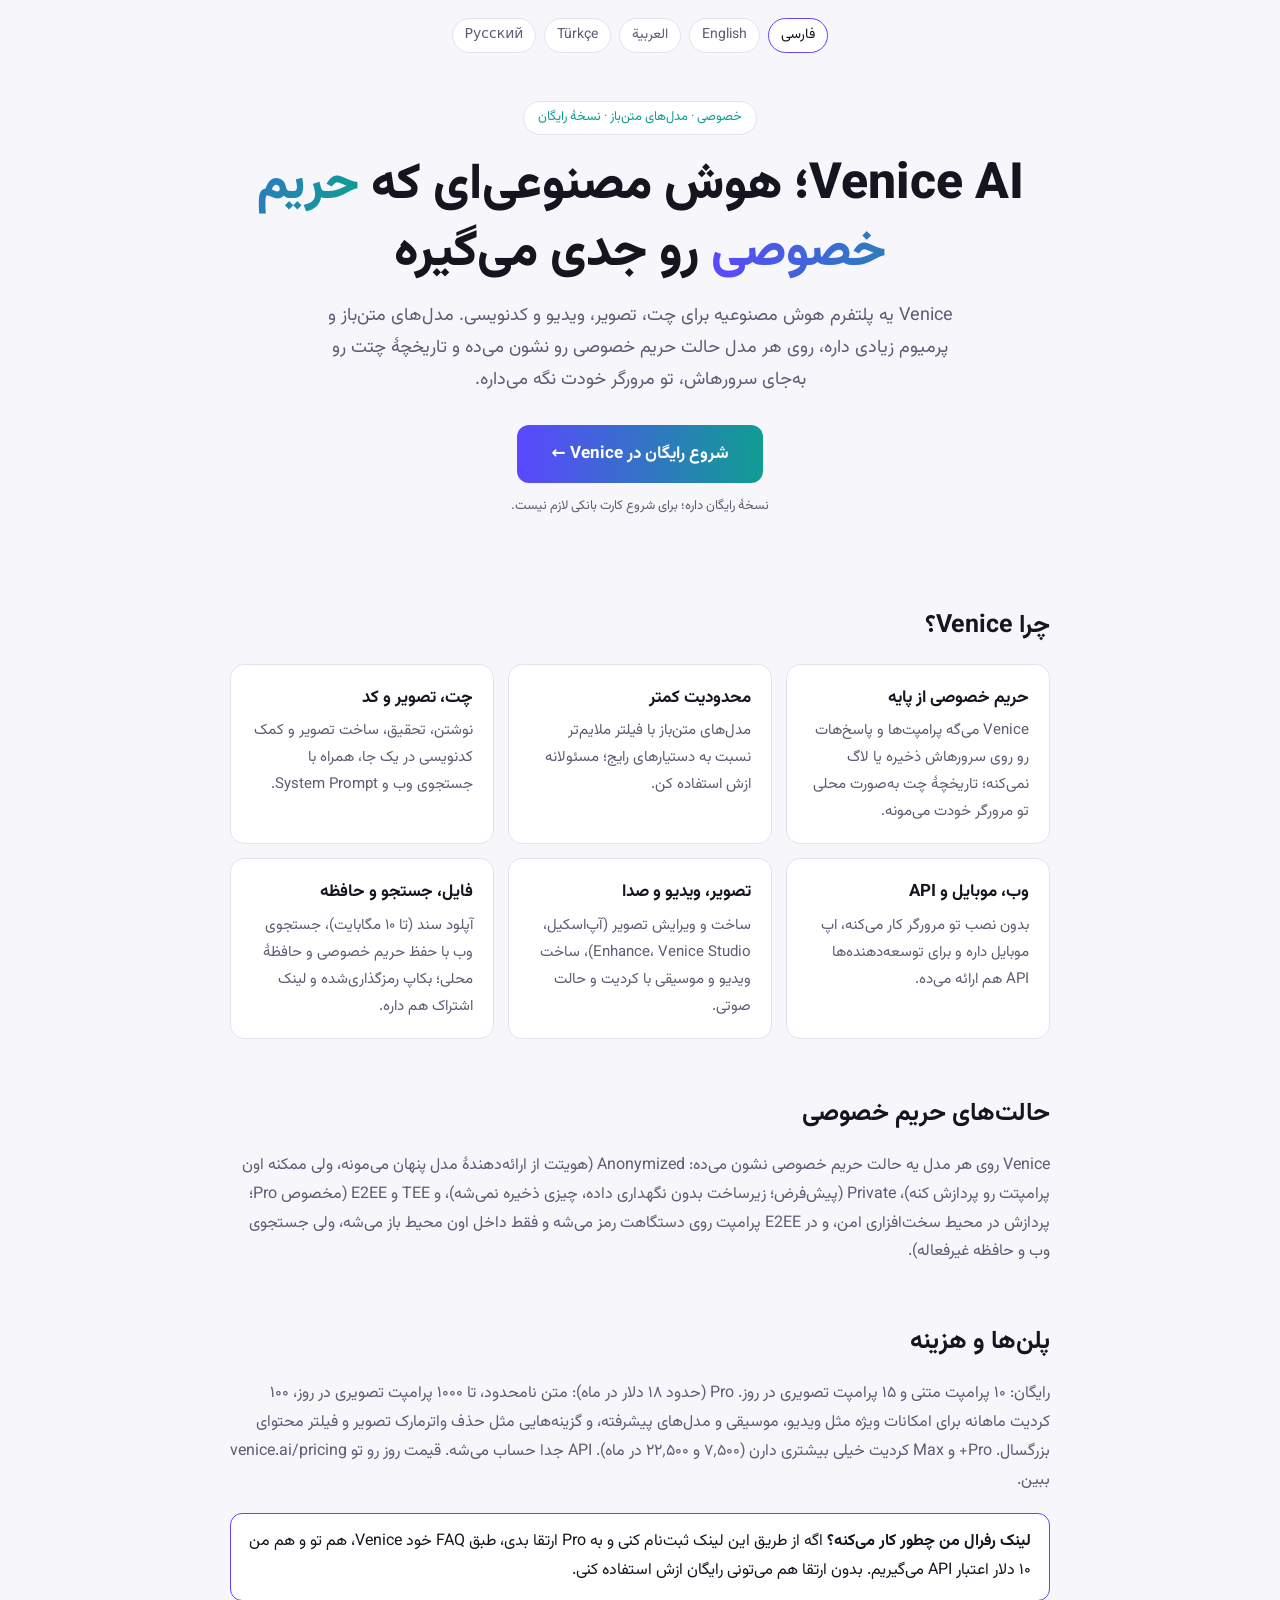
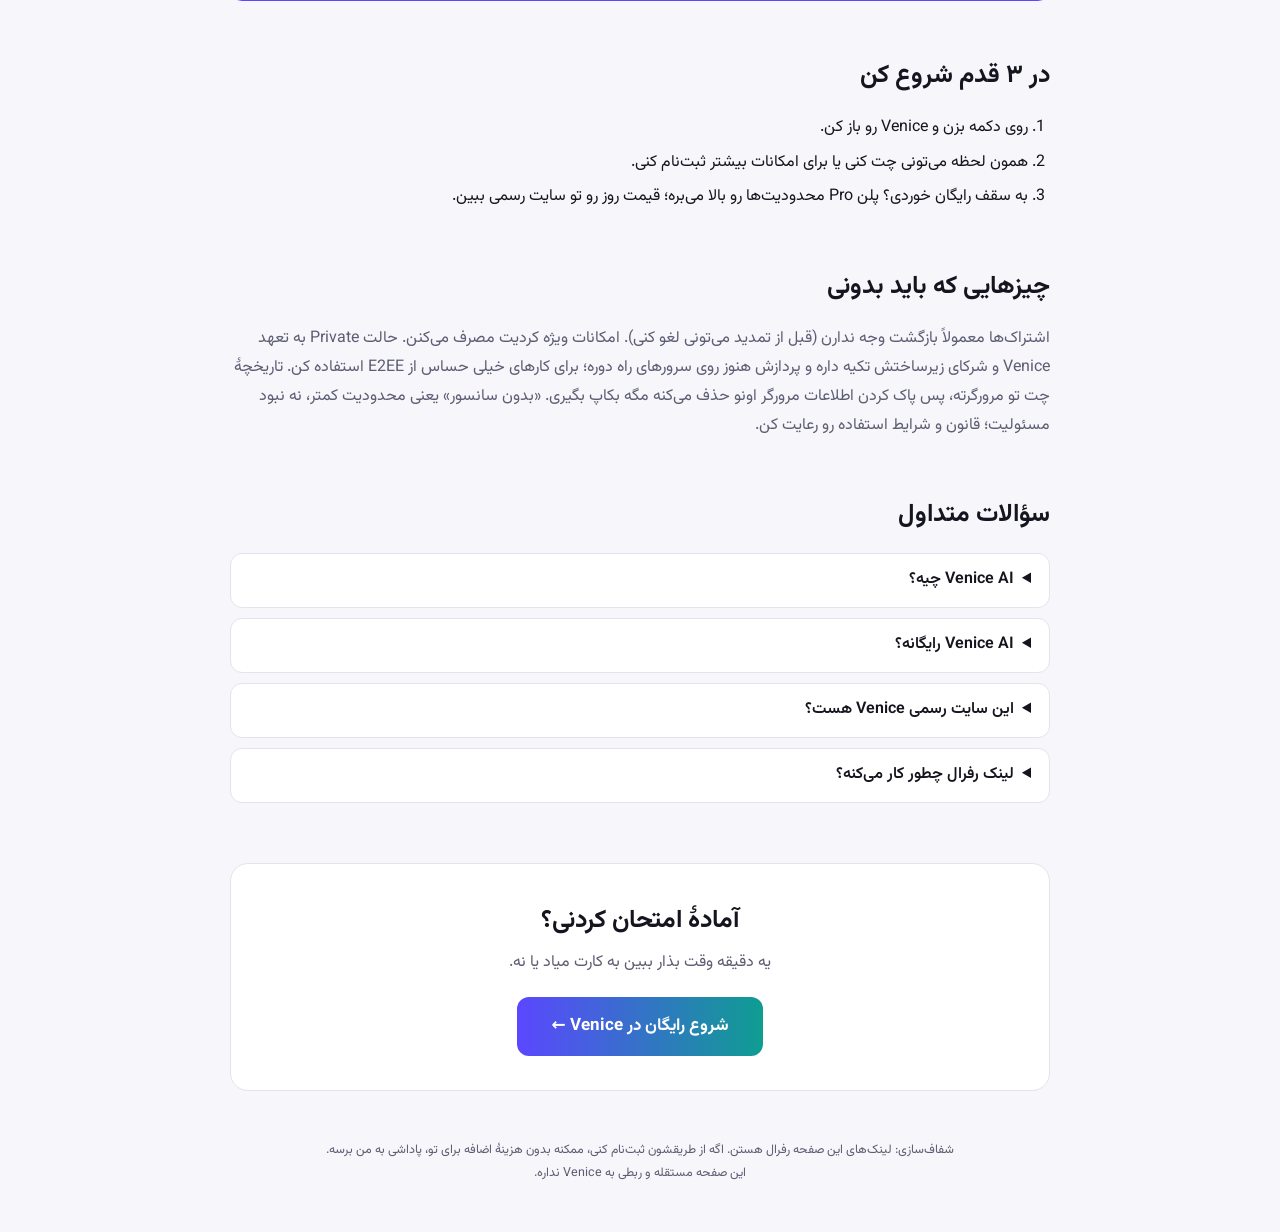
<file: index.html>
<!DOCTYPE html>
<html lang="fa" dir="rtl">
<head>
<meta charset="UTF-8">
<meta name="viewport" content="width=device-width, initial-scale=1">
<title>Venice AI — چت هوش مصنوعی خصوصی و بدون سانسور | شروع رایگان</title>
<meta name="description" content="معرفی Venice AI؛ پلتفرم هوش مصنوعی با تمرکز روی حریم خصوصی برای چت، ساخت تصویر و کدنویسی با مدل‌های متن‌باز. بدون هزینه شروع کن.">
<link rel="canonical" href="https://hamedshahi5.github.io/venice-ai/">
<link rel="alternate" hreflang="fa" href="https://hamedshahi5.github.io/venice-ai/">
<link rel="alternate" hreflang="en" href="https://hamedshahi5.github.io/venice-ai/en/">
<link rel="alternate" hreflang="ar" href="https://hamedshahi5.github.io/venice-ai/ar/">
<link rel="alternate" hreflang="tr" href="https://hamedshahi5.github.io/venice-ai/tr/">
<link rel="alternate" hreflang="ru" href="https://hamedshahi5.github.io/venice-ai/ru/">
<link rel="alternate" hreflang="x-default" href="https://hamedshahi5.github.io/venice-ai/en/">
<meta property="og:type" content="website">
<meta property="og:site_name" content="Venice AI — Intro">
<meta property="og:title" content="Venice AI — چت هوش مصنوعی خصوصی و بدون سانسور | شروع رایگان">
<meta property="og:description" content="معرفی Venice AI؛ پلتفرم هوش مصنوعی با تمرکز روی حریم خصوصی برای چت، ساخت تصویر و کدنویسی با مدل‌های متن‌باز. بدون هزینه شروع کن.">
<meta property="og:url" content="https://hamedshahi5.github.io/venice-ai/">
<meta property="og:locale" content="fa_IR">
<meta property="og:image" content="https://hamedshahi5.github.io/venice-ai/og.png">
<meta name="twitter:card" content="summary_large_image">
<link rel="icon" href="data:image/svg+xml,%3Csvg xmlns='http://www.w3.org/2000/svg' viewBox='0 0 100 100'%3E%3Ctext y='.9em' font-size='90'%3E🔒%3C/text%3E%3C/svg%3E">
<link rel="preconnect" href="https://fonts.googleapis.com"><link rel="preconnect" href="https://fonts.gstatic.com" crossorigin><link href="https://fonts.googleapis.com/css2?family=Vazirmatn:wght@400;700;800&display=swap" rel="stylesheet"><link rel="stylesheet" href="style.css">
<meta name="robots" content="index,follow,max-image-preview:large">
<script type="application/ld+json">[{"@context": "https://schema.org", "@type": "WebPage", "name": "Venice AI — چت هوش مصنوعی خصوصی و بدون سانسور | شروع رایگان", "description": "معرفی Venice AI؛ پلتفرم هوش مصنوعی با تمرکز روی حریم خصوصی برای چت، ساخت تصویر و کدنویسی با مدل‌های متن‌باز. بدون هزینه شروع کن.", "url": "https://hamedshahi5.github.io/venice-ai/", "inLanguage": "fa", "isPartOf": {"@type": "WebSite", "name": "Venice AI — Intro", "url": "https://hamedshahi5.github.io/venice-ai/"}}, {"@context": "https://schema.org", "@type": "FAQPage", "inLanguage": "fa", "mainEntity": [{"@type": "Question", "name": "Venice AI چیه؟", "acceptedAnswer": {"@type": "Answer", "text": "یه پلتفرم هوش مصنوعی با تمرکز روی حریم خصوصی و محدودیت کمتر برای متن، تصویر و کد که روی مدل‌های متن‌باز ساخته شده."}}, {"@type": "Question", "name": "Venice AI رایگانه؟", "acceptedAnswer": {"@type": "Answer", "text": "بله، نسخهٔ رایگان با سقف روزانه داره. پلن پولی Pro سقف‌ها رو بالا می‌بره و امکانات بیشتری باز می‌کنه؛ جزئیات روز رو تو سایت رسمی ببین."}}, {"@type": "Question", "name": "این سایت رسمی Venice هست؟", "acceptedAnswer": {"@type": "Answer", "text": "نه. این یه صفحهٔ معرفی مستقل و غیررسمیه و وابسته به Venice نیست."}}, {"@type": "Question", "name": "لینک رفرال چطور کار می‌کنه؟", "acceptedAnswer": {"@type": "Answer", "text": "اگه از طریق لینک ثبت‌نام کنی و به Pro ارتقا بدی، طبق FAQ خود Venice، هر دو طرف ۱۰ دلار اعتبار API می‌گیرن. استفادهٔ رایگان نیازی به ارتقا نداره."}}]}]</script>
</head>
<body class="rtl">
<div class="wrap">
<nav class="lang" aria-label="Language"><a href="./" hreflang="fa" lang="fa" class=on aria-current=page>فارسی</a><a href="en/" hreflang="en" lang="en">English</a><a href="ar/" hreflang="ar" lang="ar">العربية</a><a href="tr/" hreflang="tr" lang="tr">Türkçe</a><a href="ru/" hreflang="ru" lang="ru">Русский</a></nav>
<header class="hero">
<span class="badge">خصوصی · مدل‌های متن‌باز · نسخهٔ رایگان</span>
<h1>Venice AI؛ هوش مصنوعی‌ای که <span>حریم خصوصی</span> رو جدی می‌گیره</h1>
<p class="lead">Venice یه پلتفرم هوش مصنوعیه برای چت، تصویر، ویدیو و کدنویسی. مدل‌های متن‌باز و پرمیوم زیادی داره، روی هر مدل حالت حریم خصوصی رو نشون می‌ده و تاریخچهٔ چتت رو به‌جای سرورهاش، تو مرورگر خودت نگه می‌داره.</p>
<a class="btn ref" href="https://venice.ai/chat?ref=HqKyx2" target="_blank" rel="noopener sponsored nofollow">شروع رایگان در Venice ←</a>
<p class="note">نسخهٔ رایگان داره؛ برای شروع کارت بانکی لازم نیست.</p>
</header>
<main>
<h2>چرا Venice؟</h2>
<div class="grid"><div class=card><b>حریم خصوصی از پایه</b><p>Venice می‌گه پرامپت‌ها و پاسخ‌هات رو روی سرورهاش ذخیره یا لاگ نمی‌کنه؛ تاریخچهٔ چت به‌صورت محلی تو مرورگر خودت می‌مونه.</p></div><div class=card><b>محدودیت کمتر</b><p>مدل‌های متن‌باز با فیلتر ملایم‌تر نسبت به دستیارهای رایج؛ مسئولانه ازش استفاده کن.</p></div><div class=card><b>چت، تصویر و کد</b><p>نوشتن، تحقیق، ساخت تصویر و کمک کدنویسی در یک جا، همراه با جستجوی وب و System Prompt.</p></div><div class=card><b>وب، موبایل و API</b><p>بدون نصب تو مرورگر کار می‌کنه، اپ موبایل داره و برای توسعه‌دهنده‌ها API هم ارائه می‌ده.</p></div><div class=card><b>تصویر، ویدیو و صدا</b><p>ساخت و ویرایش تصویر (آپ‌اسکیل، Enhance، Venice Studio)، ساخت ویدیو و موسیقی با کردیت و حالت صوتی.</p></div><div class=card><b>فایل، جستجو و حافظه</b><p>آپلود سند (تا ۱۰ مگابایت)، جستجوی وب با حفظ حریم خصوصی و حافظهٔ محلی؛ بکاپ رمزگذاری‌شده و لینک اشتراک هم داره.</p></div></div>
<h2>حالت‌های حریم خصوصی</h2><p class="txt">Venice روی هر مدل یه حالت حریم خصوصی نشون می‌ده: Anonymized (هویتت از ارائه‌دهندهٔ مدل پنهان می‌مونه، ولی ممکنه اون پرامپتت رو پردازش کنه)، Private (پیش‌فرض؛ زیرساخت بدون نگهداری داده، چیزی ذخیره نمی‌شه)، و TEE و E2EE (مخصوص Pro؛ پردازش در محیط سخت‌افزاری امن، و در E2EE پرامپت روی دستگاهت رمز می‌شه و فقط داخل اون محیط باز می‌شه، ولی جستجوی وب و حافظه غیرفعاله).</p>
<h2>پلن‌ها و هزینه</h2><p class="txt">رایگان: ۱۰ پرامپت متنی و ۱۵ پرامپت تصویری در روز. Pro (حدود ۱۸ دلار در ماه): متن نامحدود، تا ۱۰۰۰ پرامپت تصویری در روز، ۱۰۰ کردیت ماهانه برای امکانات ویژه مثل ویدیو، موسیقی و مدل‌های پیشرفته، و گزینه‌هایی مثل حذف واترمارک تصویر و فیلتر محتوای بزرگسال. Pro+ و Max کردیت خیلی بیشتری دارن (۷٬۵۰۰ و ۲۲٬۵۰۰ در ماه). API جدا حساب می‌شه. قیمت روز رو تو venice.ai/pricing ببین.</p>
<div class="box"><b>لینک رفرال من چطور کار می‌کنه؟</b> اگه از طریق این لینک ثبت‌نام کنی و به Pro ارتقا بدی، طبق FAQ خود Venice، هم تو و هم من ۱۰ دلار اعتبار API می‌گیریم. بدون ارتقا هم می‌تونی رایگان ازش استفاده کنی.</div>
<h2>در ۳ قدم شروع کن</h2>
<ol><li>روی دکمه بزن و Venice رو باز کن.</li><li>همون لحظه می‌تونی چت کنی یا برای امکانات بیشتر ثبت‌نام کنی.</li><li>به سقف رایگان خوردی؟ پلن Pro محدودیت‌ها رو بالا می‌بره؛ قیمت روز رو تو سایت رسمی ببین.</li></ol>
<h2>چیزهایی که باید بدونی</h2><p class="txt">اشتراک‌ها معمولاً بازگشت وجه ندارن (قبل از تمدید می‌تونی لغو کنی). امکانات ویژه کردیت مصرف می‌کنن. حالت Private به تعهد Venice و شرکای زیرساختش تکیه داره و پردازش هنوز روی سرورهای راه دوره؛ برای کارهای خیلی حساس از E2EE استفاده کن. تاریخچهٔ چت تو مرورگرته، پس پاک کردن اطلاعات مرورگر اونو حذف می‌کنه مگه بکاپ بگیری. «بدون سانسور» یعنی محدودیت کمتر، نه نبود مسئولیت؛ قانون و شرایط استفاده رو رعایت کن.</p>
<h2>سؤالات متداول</h2>
<details><summary>Venice AI چیه؟</summary><p>یه پلتفرم هوش مصنوعی با تمرکز روی حریم خصوصی و محدودیت کمتر برای متن، تصویر و کد که روی مدل‌های متن‌باز ساخته شده.</p></details><details><summary>Venice AI رایگانه؟</summary><p>بله، نسخهٔ رایگان با سقف روزانه داره. پلن پولی Pro سقف‌ها رو بالا می‌بره و امکانات بیشتری باز می‌کنه؛ جزئیات روز رو تو سایت رسمی ببین.</p></details><details><summary>این سایت رسمی Venice هست؟</summary><p>نه. این یه صفحهٔ معرفی مستقل و غیررسمیه و وابسته به Venice نیست.</p></details><details><summary>لینک رفرال چطور کار می‌کنه؟</summary><p>اگه از طریق لینک ثبت‌نام کنی و به Pro ارتقا بدی، طبق FAQ خود Venice، هر دو طرف ۱۰ دلار اعتبار API می‌گیرن. استفادهٔ رایگان نیازی به ارتقا نداره.</p></details>
<section class="cta"><h2>آمادهٔ امتحان کردنی؟</h2><p>یه دقیقه وقت بذار ببین به کارت میاد یا نه.</p><a class="btn ref" href="https://venice.ai/chat?ref=HqKyx2" target="_blank" rel="noopener sponsored nofollow">شروع رایگان در Venice ←</a></section>
</main>
<footer>شفاف‌سازی: لینک‌های این صفحه رفرال هستن. اگه از طریقشون ثبت‌نام کنی، ممکنه بدون هزینهٔ اضافه برای تو، پاداشی به من برسه. این صفحه مستقله و ربطی به Venice نداره.</footer>
</div>
<script>
(function(){var B="https://abacus.jasoncameron.dev/hit/vnc-hs5-4f9a7c21/",L="fa";
function hit(k){try{fetch(B+k,{keepalive:true}).catch(function(){})}catch(e){}}
hit("views");hit("views-"+L);
var d=new Date().toISOString().slice(0,10),s=0;
try{s=localStorage.getItem("vseen")===d;if(!s)localStorage.setItem("vseen",d)}catch(e){}
if(!s){hit("visitors");hit("visitors-"+L)}
document.addEventListener("click",function(ev){var a=ev.target.closest&&ev.target.closest("a.ref");
if(a){hit("clicks");hit("clicks-"+L)}},true);})();
</script>
</body>
</html>
</file>
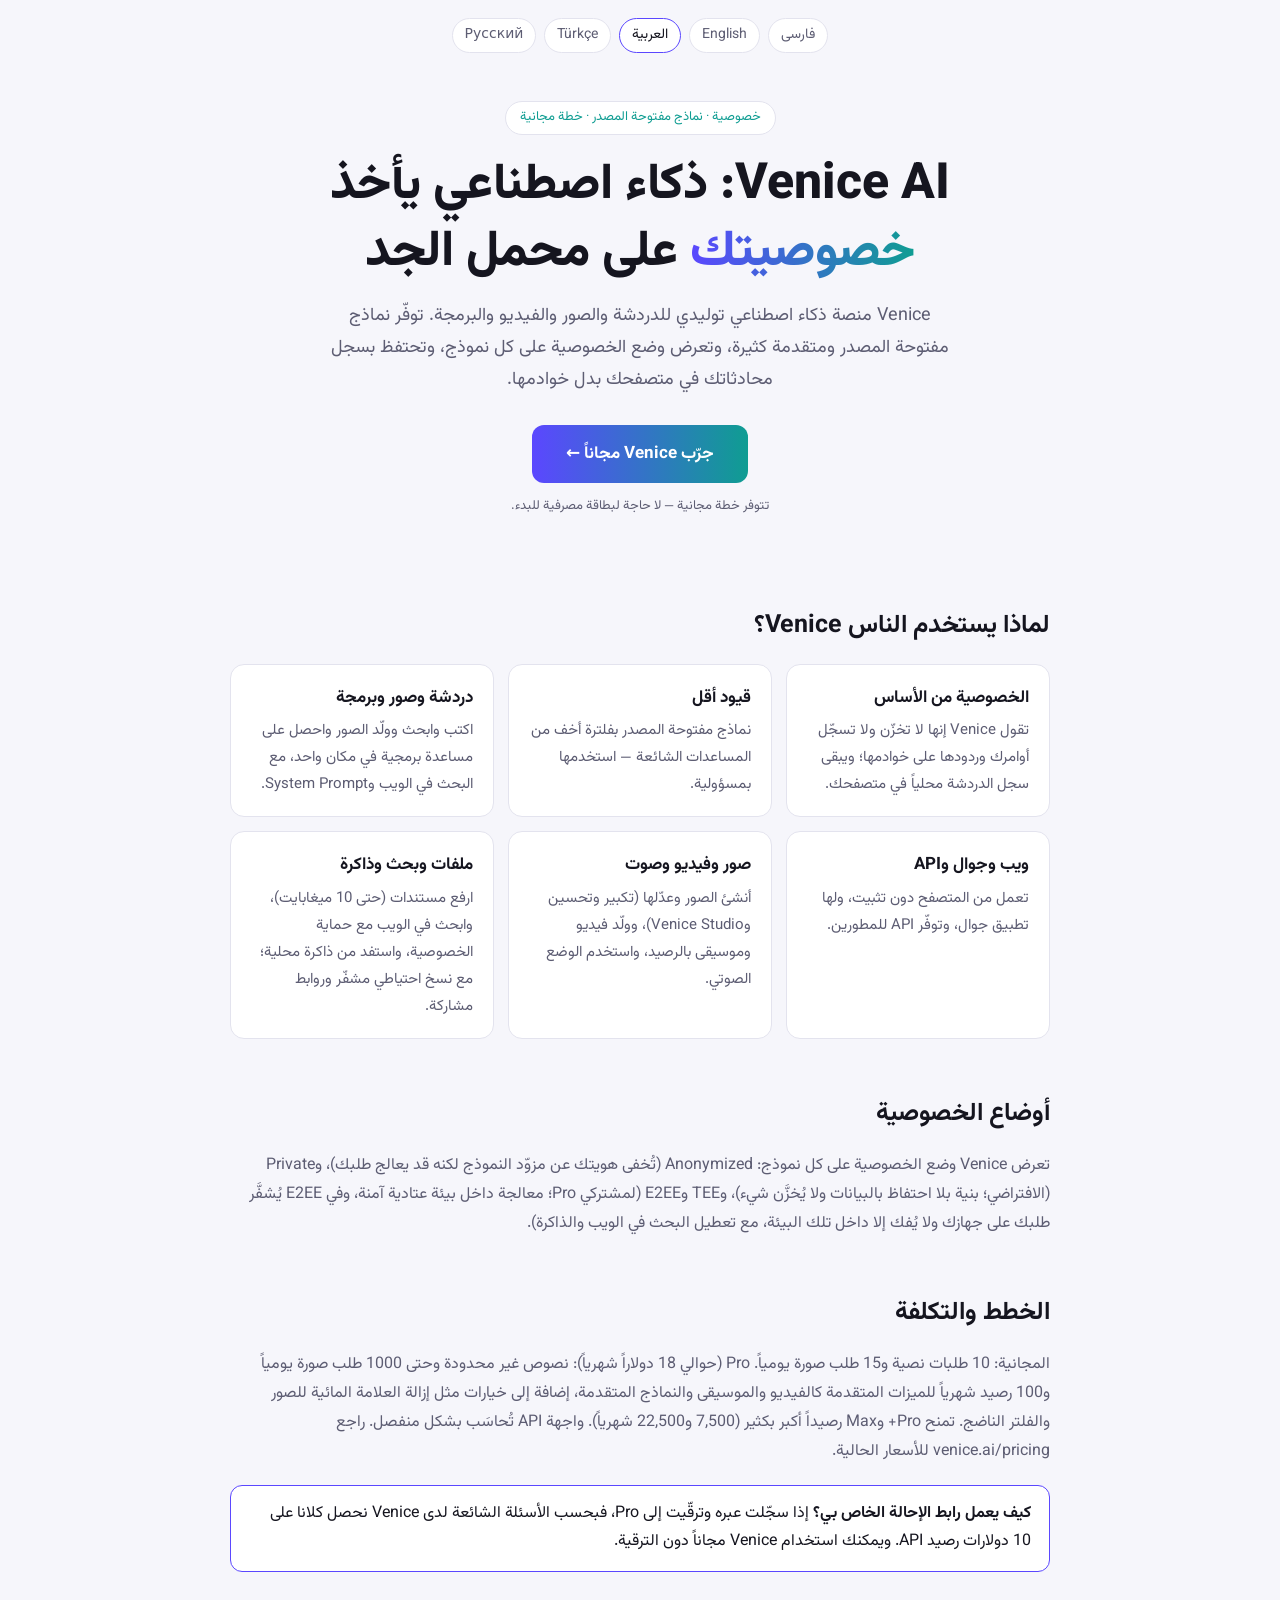
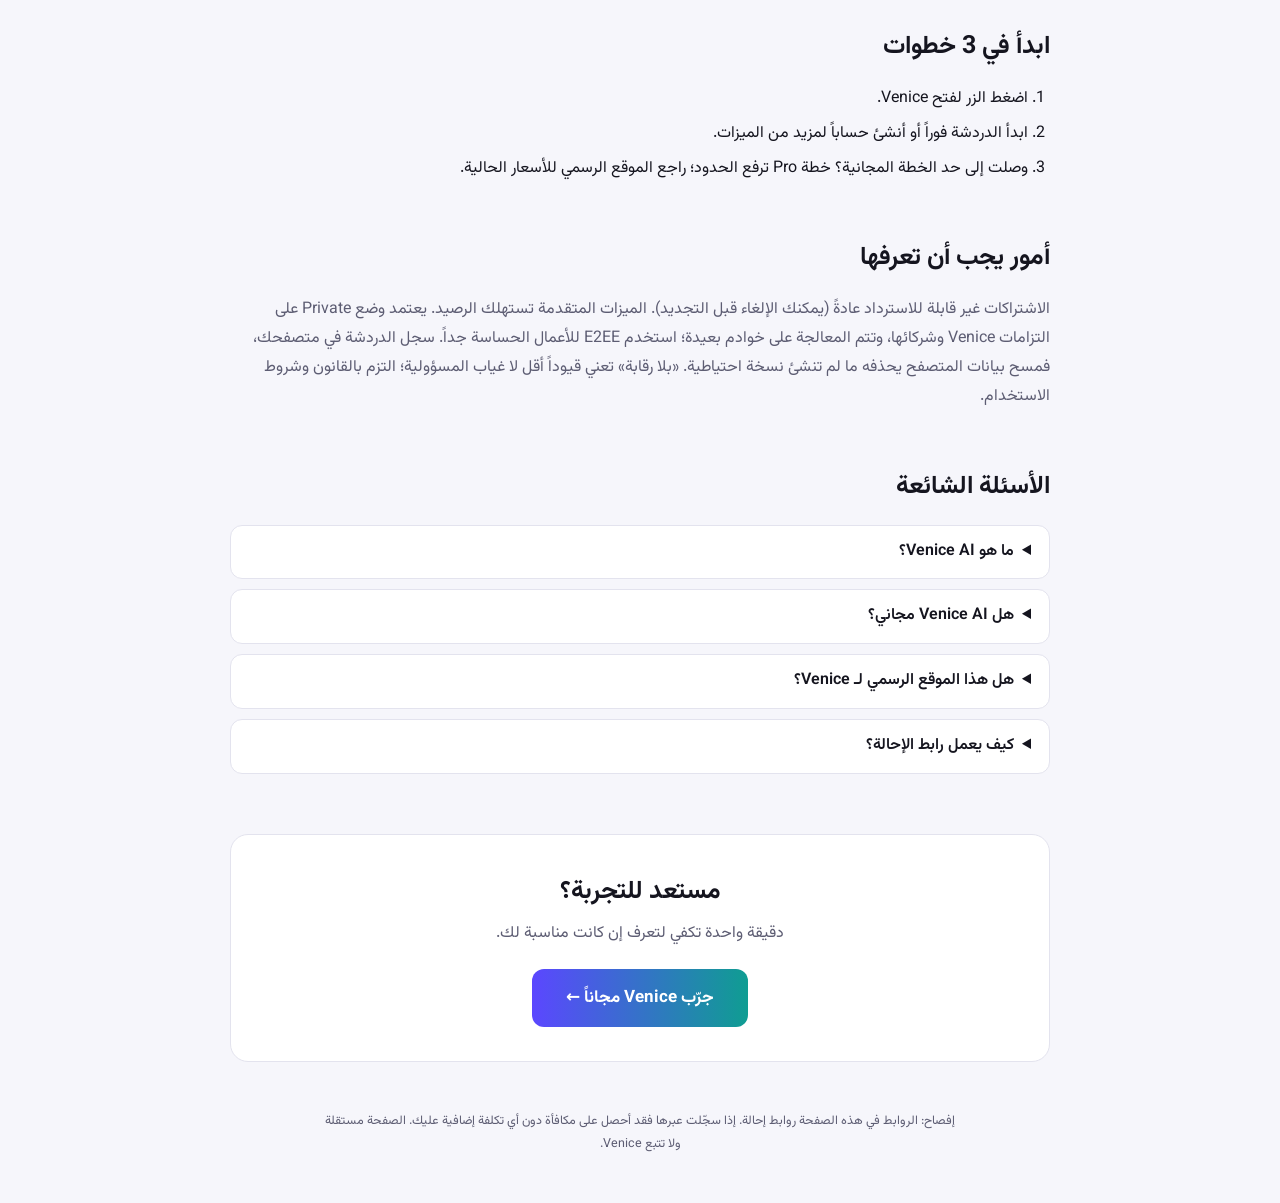
<file: ar/index.html>
<!DOCTYPE html>
<html lang="ar" dir="rtl">
<head>
<meta charset="UTF-8">
<meta name="viewport" content="width=device-width, initial-scale=1">
<title>Venice AI — دردشة ذكاء اصطناعي خاصة وبقيود أقل | ابدأ مجاناً</title>
<meta name="description" content="تعرّف على Venice AI: منصة ذكاء اصطناعي تركّز على الخصوصية للدردشة وتوليد الصور والبرمجة عبر نماذج مفتوحة المصدر. جرّبها مجاناً.">
<link rel="canonical" href="https://hamedshahi5.github.io/venice-ai/ar/">
<link rel="alternate" hreflang="fa" href="https://hamedshahi5.github.io/venice-ai/">
<link rel="alternate" hreflang="en" href="https://hamedshahi5.github.io/venice-ai/en/">
<link rel="alternate" hreflang="ar" href="https://hamedshahi5.github.io/venice-ai/ar/">
<link rel="alternate" hreflang="tr" href="https://hamedshahi5.github.io/venice-ai/tr/">
<link rel="alternate" hreflang="ru" href="https://hamedshahi5.github.io/venice-ai/ru/">
<link rel="alternate" hreflang="x-default" href="https://hamedshahi5.github.io/venice-ai/en/">
<meta property="og:type" content="website">
<meta property="og:site_name" content="Venice AI — Intro">
<meta property="og:title" content="Venice AI — دردشة ذكاء اصطناعي خاصة وبقيود أقل | ابدأ مجاناً">
<meta property="og:description" content="تعرّف على Venice AI: منصة ذكاء اصطناعي تركّز على الخصوصية للدردشة وتوليد الصور والبرمجة عبر نماذج مفتوحة المصدر. جرّبها مجاناً.">
<meta property="og:url" content="https://hamedshahi5.github.io/venice-ai/ar/">
<meta property="og:locale" content="ar_AR">
<meta property="og:image" content="https://hamedshahi5.github.io/venice-ai/og.png">
<meta name="twitter:card" content="summary_large_image">
<link rel="icon" href="data:image/svg+xml,%3Csvg xmlns='http://www.w3.org/2000/svg' viewBox='0 0 100 100'%3E%3Ctext y='.9em' font-size='90'%3E🔒%3C/text%3E%3C/svg%3E">
<link rel="preconnect" href="https://fonts.googleapis.com"><link rel="preconnect" href="https://fonts.gstatic.com" crossorigin><link href="https://fonts.googleapis.com/css2?family=Vazirmatn:wght@400;700;800&display=swap" rel="stylesheet"><link rel="stylesheet" href="../style.css">
<meta name="robots" content="index,follow,max-image-preview:large">
<script type="application/ld+json">[{"@context": "https://schema.org", "@type": "WebPage", "name": "Venice AI — دردشة ذكاء اصطناعي خاصة وبقيود أقل | ابدأ مجاناً", "description": "تعرّف على Venice AI: منصة ذكاء اصطناعي تركّز على الخصوصية للدردشة وتوليد الصور والبرمجة عبر نماذج مفتوحة المصدر. جرّبها مجاناً.", "url": "https://hamedshahi5.github.io/venice-ai/ar/", "inLanguage": "ar", "isPartOf": {"@type": "WebSite", "name": "Venice AI — Intro", "url": "https://hamedshahi5.github.io/venice-ai/"}}, {"@context": "https://schema.org", "@type": "FAQPage", "inLanguage": "ar", "mainEntity": [{"@type": "Question", "name": "ما هو Venice AI؟", "acceptedAnswer": {"@type": "Answer", "text": "منصة ذكاء اصطناعي توليدي تركّز على الخصوصية وبقيود أقل للنصوص والصور والبرمجة، مبنية على نماذج مفتوحة المصدر."}}, {"@type": "Question", "name": "هل Venice AI مجاني؟", "acceptedAnswer": {"@type": "Answer", "text": "نعم، توجد خطة مجانية بحدود يومية. خطة Pro المدفوعة ترفع الحدود وتتيح ميزات إضافية؛ راجع الموقع الرسمي للتفاصيل الحالية."}}, {"@type": "Question", "name": "هل هذا الموقع الرسمي لـ Venice؟", "acceptedAnswer": {"@type": "Answer", "text": "لا. هذه صفحة تعريفية مستقلة وغير رسمية ولا تتبع Venice."}}, {"@type": "Question", "name": "كيف يعمل رابط الإحالة؟", "acceptedAnswer": {"@type": "Answer", "text": "إذا سجّلت عبر الرابط وترقّيت إلى Pro، يحصل الطرفان على 10 دولارات رصيد API بحسب الأسئلة الشائعة لدى Venice. الاستخدام المجاني لا يتطلب ترقية."}}]}]</script>
</head>
<body class="rtl">
<div class="wrap">
<nav class="lang" aria-label="Language"><a href="../" hreflang="fa" lang="fa">فارسی</a><a href="../en/" hreflang="en" lang="en">English</a><a href="../ar/" hreflang="ar" lang="ar" class=on aria-current=page>العربية</a><a href="../tr/" hreflang="tr" lang="tr">Türkçe</a><a href="../ru/" hreflang="ru" lang="ru">Русский</a></nav>
<header class="hero">
<span class="badge">خصوصية · نماذج مفتوحة المصدر · خطة مجانية</span>
<h1>Venice AI: ذكاء اصطناعي يأخذ <span>خصوصيتك</span> على محمل الجد</h1>
<p class="lead">Venice منصة ذكاء اصطناعي توليدي للدردشة والصور والفيديو والبرمجة. توفّر نماذج مفتوحة المصدر ومتقدمة كثيرة، وتعرض وضع الخصوصية على كل نموذج، وتحتفظ بسجل محادثاتك في متصفحك بدل خوادمها.</p>
<a class="btn ref" href="https://venice.ai/chat?ref=HqKyx2" target="_blank" rel="noopener sponsored nofollow">جرّب Venice مجاناً ←</a>
<p class="note">تتوفر خطة مجانية — لا حاجة لبطاقة مصرفية للبدء.</p>
</header>
<main>
<h2>لماذا يستخدم الناس Venice؟</h2>
<div class="grid"><div class=card><b>الخصوصية من الأساس</b><p>تقول Venice إنها لا تخزّن ولا تسجّل أوامرك وردودها على خوادمها؛ ويبقى سجل الدردشة محلياً في متصفحك.</p></div><div class=card><b>قيود أقل</b><p>نماذج مفتوحة المصدر بفلترة أخف من المساعدات الشائعة — استخدمها بمسؤولية.</p></div><div class=card><b>دردشة وصور وبرمجة</b><p>اكتب وابحث وولّد الصور واحصل على مساعدة برمجية في مكان واحد، مع البحث في الويب وSystem Prompt.</p></div><div class=card><b>ويب وجوال وAPI</b><p>تعمل من المتصفح دون تثبيت، ولها تطبيق جوال، وتوفّر API للمطورين.</p></div><div class=card><b>صور وفيديو وصوت</b><p>أنشئ الصور وعدّلها (تكبير وتحسين وVenice Studio)، وولّد فيديو وموسيقى بالرصيد، واستخدم الوضع الصوتي.</p></div><div class=card><b>ملفات وبحث وذاكرة</b><p>ارفع مستندات (حتى 10 ميغابايت)، وابحث في الويب مع حماية الخصوصية، واستفد من ذاكرة محلية؛ مع نسخ احتياطي مشفّر وروابط مشاركة.</p></div></div>
<h2>أوضاع الخصوصية</h2><p class="txt">تعرض Venice وضع الخصوصية على كل نموذج: Anonymized (تُخفى هويتك عن مزوّد النموذج لكنه قد يعالج طلبك)، وPrivate (الافتراضي؛ بنية بلا احتفاظ بالبيانات ولا يُخزَّن شيء)، وTEE وE2EE (لمشتركي Pro؛ معالجة داخل بيئة عتادية آمنة، وفي E2EE يُشفَّر طلبك على جهازك ولا يُفك إلا داخل تلك البيئة، مع تعطيل البحث في الويب والذاكرة).</p>
<h2>الخطط والتكلفة</h2><p class="txt">المجانية: 10 طلبات نصية و15 طلب صورة يومياً. Pro (حوالي 18 دولاراً شهرياً): نصوص غير محدودة وحتى 1000 طلب صورة يومياً و100 رصيد شهرياً للميزات المتقدمة كالفيديو والموسيقى والنماذج المتقدمة، إضافة إلى خيارات مثل إزالة العلامة المائية للصور والفلتر الناضج. تمنح Pro+ وMax رصيداً أكبر بكثير (7,500 و22,500 شهرياً). واجهة API تُحاسَب بشكل منفصل. راجع venice.ai/pricing للأسعار الحالية.</p>
<div class="box"><b>كيف يعمل رابط الإحالة الخاص بي؟</b> إذا سجّلت عبره وترقّيت إلى Pro، فبحسب الأسئلة الشائعة لدى Venice نحصل كلانا على 10 دولارات رصيد API. ويمكنك استخدام Venice مجاناً دون الترقية.</div>
<h2>ابدأ في 3 خطوات</h2>
<ol><li>اضغط الزر لفتح Venice.</li><li>ابدأ الدردشة فوراً أو أنشئ حساباً لمزيد من الميزات.</li><li>وصلت إلى حد الخطة المجانية؟ خطة Pro ترفع الحدود؛ راجع الموقع الرسمي للأسعار الحالية.</li></ol>
<h2>أمور يجب أن تعرفها</h2><p class="txt">الاشتراكات غير قابلة للاسترداد عادةً (يمكنك الإلغاء قبل التجديد). الميزات المتقدمة تستهلك الرصيد. يعتمد وضع Private على التزامات Venice وشركائها، وتتم المعالجة على خوادم بعيدة؛ استخدم E2EE للأعمال الحساسة جداً. سجل الدردشة في متصفحك، فمسح بيانات المتصفح يحذفه ما لم تنشئ نسخة احتياطية. «بلا رقابة» تعني قيوداً أقل لا غياب المسؤولية؛ التزم بالقانون وشروط الاستخدام.</p>
<h2>الأسئلة الشائعة</h2>
<details><summary>ما هو Venice AI؟</summary><p>منصة ذكاء اصطناعي توليدي تركّز على الخصوصية وبقيود أقل للنصوص والصور والبرمجة، مبنية على نماذج مفتوحة المصدر.</p></details><details><summary>هل Venice AI مجاني؟</summary><p>نعم، توجد خطة مجانية بحدود يومية. خطة Pro المدفوعة ترفع الحدود وتتيح ميزات إضافية؛ راجع الموقع الرسمي للتفاصيل الحالية.</p></details><details><summary>هل هذا الموقع الرسمي لـ Venice؟</summary><p>لا. هذه صفحة تعريفية مستقلة وغير رسمية ولا تتبع Venice.</p></details><details><summary>كيف يعمل رابط الإحالة؟</summary><p>إذا سجّلت عبر الرابط وترقّيت إلى Pro، يحصل الطرفان على 10 دولارات رصيد API بحسب الأسئلة الشائعة لدى Venice. الاستخدام المجاني لا يتطلب ترقية.</p></details>
<section class="cta"><h2>مستعد للتجربة؟</h2><p>دقيقة واحدة تكفي لتعرف إن كانت مناسبة لك.</p><a class="btn ref" href="https://venice.ai/chat?ref=HqKyx2" target="_blank" rel="noopener sponsored nofollow">جرّب Venice مجاناً ←</a></section>
</main>
<footer>إفصاح: الروابط في هذه الصفحة روابط إحالة. إذا سجّلت عبرها فقد أحصل على مكافأة دون أي تكلفة إضافية عليك. الصفحة مستقلة ولا تتبع Venice.</footer>
</div>
<script>
(function(){var B="https://abacus.jasoncameron.dev/hit/vnc-hs5-4f9a7c21/",L="ar";
function hit(k){try{fetch(B+k,{keepalive:true}).catch(function(){})}catch(e){}}
hit("views");hit("views-"+L);
var d=new Date().toISOString().slice(0,10),s=0;
try{s=localStorage.getItem("vseen")===d;if(!s)localStorage.setItem("vseen",d)}catch(e){}
if(!s){hit("visitors");hit("visitors-"+L)}
document.addEventListener("click",function(ev){var a=ev.target.closest&&ev.target.closest("a.ref");
if(a){hit("clicks");hit("clicks-"+L)}},true);})();
</script>
</body>
</html>
</file>
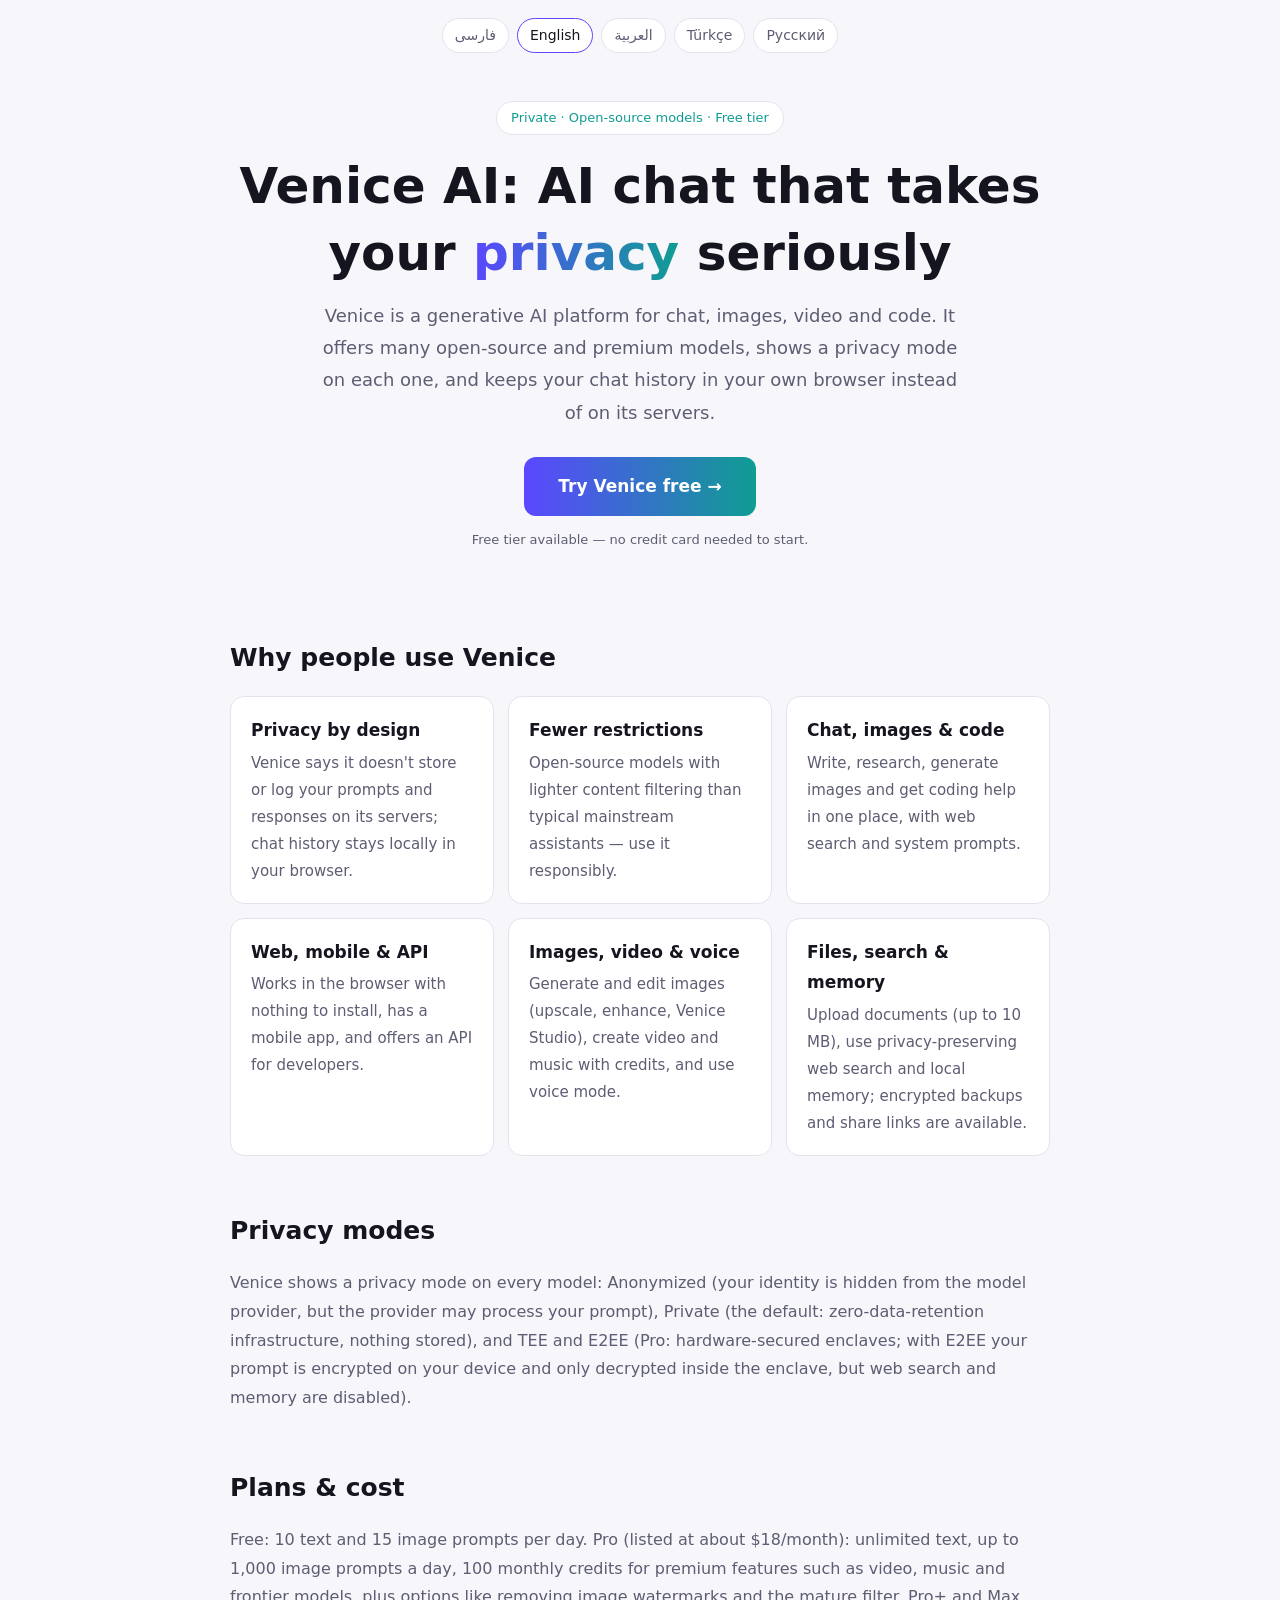
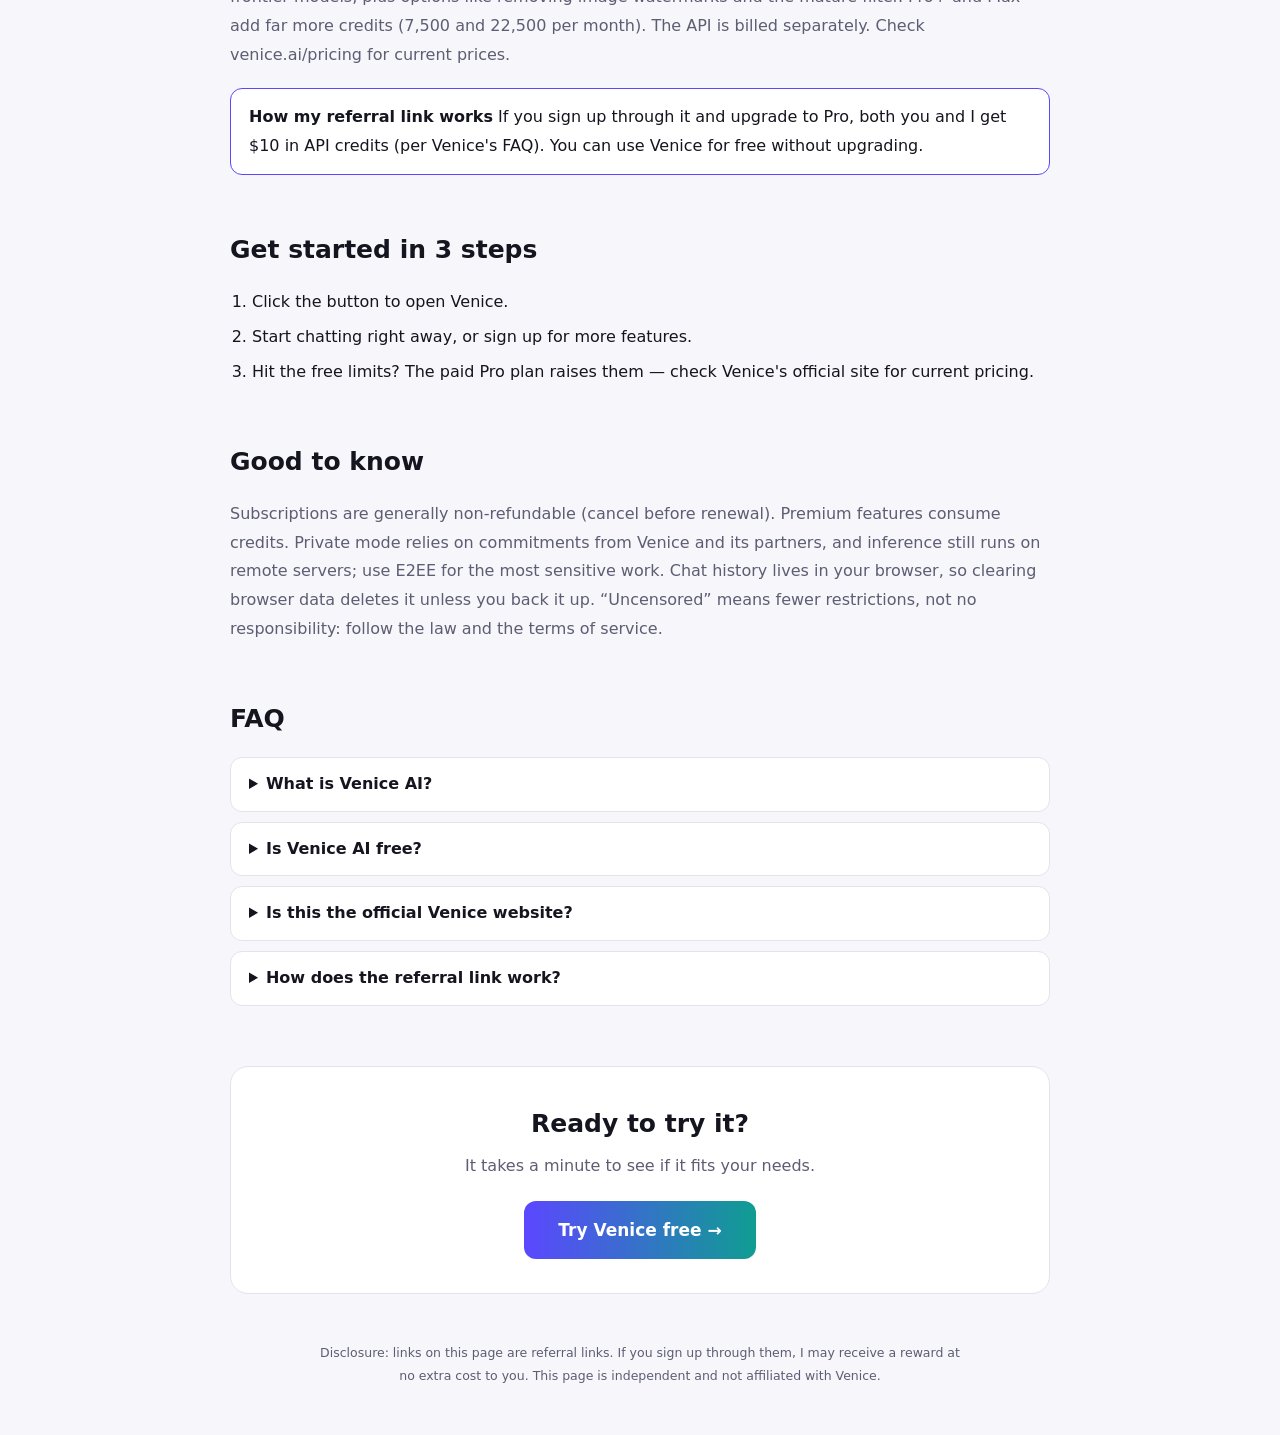
<file: en/index.html>
<!DOCTYPE html>
<html lang="en" dir="ltr">
<head>
<meta charset="UTF-8">
<meta name="viewport" content="width=device-width, initial-scale=1">
<title>Venice AI — Private, Uncensored AI Chat &amp; Image Generator (Free to Start)</title>
<meta name="description" content="Venice AI is a privacy-focused AI platform for chat, image generation and coding, built on open-source models. Learn what it offers and try it free.">
<link rel="canonical" href="https://hamedshahi5.github.io/venice-ai/en/">
<link rel="alternate" hreflang="fa" href="https://hamedshahi5.github.io/venice-ai/">
<link rel="alternate" hreflang="en" href="https://hamedshahi5.github.io/venice-ai/en/">
<link rel="alternate" hreflang="ar" href="https://hamedshahi5.github.io/venice-ai/ar/">
<link rel="alternate" hreflang="tr" href="https://hamedshahi5.github.io/venice-ai/tr/">
<link rel="alternate" hreflang="ru" href="https://hamedshahi5.github.io/venice-ai/ru/">
<link rel="alternate" hreflang="x-default" href="https://hamedshahi5.github.io/venice-ai/en/">
<meta property="og:type" content="website">
<meta property="og:site_name" content="Venice AI — Intro">
<meta property="og:title" content="Venice AI — Private, Uncensored AI Chat &amp; Image Generator (Free to Start)">
<meta property="og:description" content="Venice AI is a privacy-focused AI platform for chat, image generation and coding, built on open-source models. Learn what it offers and try it free.">
<meta property="og:url" content="https://hamedshahi5.github.io/venice-ai/en/">
<meta property="og:locale" content="en_US">
<meta property="og:image" content="https://hamedshahi5.github.io/venice-ai/og.png">
<meta name="twitter:card" content="summary_large_image">
<link rel="icon" href="data:image/svg+xml,%3Csvg xmlns='http://www.w3.org/2000/svg' viewBox='0 0 100 100'%3E%3Ctext y='.9em' font-size='90'%3E🔒%3C/text%3E%3C/svg%3E">
<link rel="stylesheet" href="../style.css">
<meta name="robots" content="index,follow,max-image-preview:large">
<script type="application/ld+json">[{"@context": "https://schema.org", "@type": "WebPage", "name": "Venice AI — Private, Uncensored AI Chat & Image Generator (Free to Start)", "description": "Venice AI is a privacy-focused AI platform for chat, image generation and coding, built on open-source models. Learn what it offers and try it free.", "url": "https://hamedshahi5.github.io/venice-ai/en/", "inLanguage": "en", "isPartOf": {"@type": "WebSite", "name": "Venice AI — Intro", "url": "https://hamedshahi5.github.io/venice-ai/"}}, {"@context": "https://schema.org", "@type": "FAQPage", "inLanguage": "en", "mainEntity": [{"@type": "Question", "name": "What is Venice AI?", "acceptedAnswer": {"@type": "Answer", "text": "A privacy-focused generative AI platform with fewer content restrictions, for text, images and code, built on open-source models."}}, {"@type": "Question", "name": "Is Venice AI free?", "acceptedAnswer": {"@type": "Answer", "text": "Yes, there is a free tier with daily limits. A paid Pro plan raises the limits and unlocks extra features; see the official site for current details."}}, {"@type": "Question", "name": "Is this the official Venice website?", "acceptedAnswer": {"@type": "Answer", "text": "No. This is an independent, unofficial intro page and is not affiliated with Venice."}}, {"@type": "Question", "name": "How does the referral link work?", "acceptedAnswer": {"@type": "Answer", "text": "If you sign up via the link and upgrade to Pro, you and the referrer each get $10 in API credits, per Venice's FAQ. Using the free tier doesn't require upgrading."}}]}]</script>
</head>
<body class="ltr">
<div class="wrap">
<nav class="lang" aria-label="Language"><a href="../" hreflang="fa" lang="fa">فارسی</a><a href="../en/" hreflang="en" lang="en" class=on aria-current=page>English</a><a href="../ar/" hreflang="ar" lang="ar">العربية</a><a href="../tr/" hreflang="tr" lang="tr">Türkçe</a><a href="../ru/" hreflang="ru" lang="ru">Русский</a></nav>
<header class="hero">
<span class="badge">Private · Open-source models · Free tier</span>
<h1>Venice AI: AI chat that takes your <span>privacy</span> seriously</h1>
<p class="lead">Venice is a generative AI platform for chat, images, video and code. It offers many open-source and premium models, shows a privacy mode on each one, and keeps your chat history in your own browser instead of on its servers.</p>
<a class="btn ref" href="https://venice.ai/chat?ref=HqKyx2" target="_blank" rel="noopener sponsored nofollow">Try Venice free →</a>
<p class="note">Free tier available — no credit card needed to start.</p>
</header>
<main>
<h2>Why people use Venice</h2>
<div class="grid"><div class=card><b>Privacy by design</b><p>Venice says it doesn&#x27;t store or log your prompts and responses on its servers; chat history stays locally in your browser.</p></div><div class=card><b>Fewer restrictions</b><p>Open-source models with lighter content filtering than typical mainstream assistants — use it responsibly.</p></div><div class=card><b>Chat, images &amp; code</b><p>Write, research, generate images and get coding help in one place, with web search and system prompts.</p></div><div class=card><b>Web, mobile &amp; API</b><p>Works in the browser with nothing to install, has a mobile app, and offers an API for developers.</p></div><div class=card><b>Images, video &amp; voice</b><p>Generate and edit images (upscale, enhance, Venice Studio), create video and music with credits, and use voice mode.</p></div><div class=card><b>Files, search &amp; memory</b><p>Upload documents (up to 10 MB), use privacy-preserving web search and local memory; encrypted backups and share links are available.</p></div></div>
<h2>Privacy modes</h2><p class="txt">Venice shows a privacy mode on every model: Anonymized (your identity is hidden from the model provider, but the provider may process your prompt), Private (the default: zero-data-retention infrastructure, nothing stored), and TEE and E2EE (Pro: hardware-secured enclaves; with E2EE your prompt is encrypted on your device and only decrypted inside the enclave, but web search and memory are disabled).</p>
<h2>Plans &amp; cost</h2><p class="txt">Free: 10 text and 15 image prompts per day. Pro (listed at about $18/month): unlimited text, up to 1,000 image prompts a day, 100 monthly credits for premium features such as video, music and frontier models, plus options like removing image watermarks and the mature filter. Pro+ and Max add far more credits (7,500 and 22,500 per month). The API is billed separately. Check venice.ai/pricing for current prices.</p>
<div class="box"><b>How my referral link works</b> If you sign up through it and upgrade to Pro, both you and I get $10 in API credits (per Venice&#x27;s FAQ). You can use Venice for free without upgrading.</div>
<h2>Get started in 3 steps</h2>
<ol><li>Click the button to open Venice.</li><li>Start chatting right away, or sign up for more features.</li><li>Hit the free limits? The paid Pro plan raises them — check Venice&#x27;s official site for current pricing.</li></ol>
<h2>Good to know</h2><p class="txt">Subscriptions are generally non-refundable (cancel before renewal). Premium features consume credits. Private mode relies on commitments from Venice and its partners, and inference still runs on remote servers; use E2EE for the most sensitive work. Chat history lives in your browser, so clearing browser data deletes it unless you back it up. “Uncensored” means fewer restrictions, not no responsibility: follow the law and the terms of service.</p>
<h2>FAQ</h2>
<details><summary>What is Venice AI?</summary><p>A privacy-focused generative AI platform with fewer content restrictions, for text, images and code, built on open-source models.</p></details><details><summary>Is Venice AI free?</summary><p>Yes, there is a free tier with daily limits. A paid Pro plan raises the limits and unlocks extra features; see the official site for current details.</p></details><details><summary>Is this the official Venice website?</summary><p>No. This is an independent, unofficial intro page and is not affiliated with Venice.</p></details><details><summary>How does the referral link work?</summary><p>If you sign up via the link and upgrade to Pro, you and the referrer each get $10 in API credits, per Venice&#x27;s FAQ. Using the free tier doesn&#x27;t require upgrading.</p></details>
<section class="cta"><h2>Ready to try it?</h2><p>It takes a minute to see if it fits your needs.</p><a class="btn ref" href="https://venice.ai/chat?ref=HqKyx2" target="_blank" rel="noopener sponsored nofollow">Try Venice free →</a></section>
</main>
<footer>Disclosure: links on this page are referral links. If you sign up through them, I may receive a reward at no extra cost to you. This page is independent and not affiliated with Venice.</footer>
</div>
<script>
(function(){var B="https://abacus.jasoncameron.dev/hit/vnc-hs5-4f9a7c21/",L="en";
function hit(k){try{fetch(B+k,{keepalive:true}).catch(function(){})}catch(e){}}
hit("views");hit("views-"+L);
var d=new Date().toISOString().slice(0,10),s=0;
try{s=localStorage.getItem("vseen")===d;if(!s)localStorage.setItem("vseen",d)}catch(e){}
if(!s){hit("visitors");hit("visitors-"+L)}
document.addEventListener("click",function(ev){var a=ev.target.closest&&ev.target.closest("a.ref");
if(a){hit("clicks");hit("clicks-"+L)}},true);})();
</script>
</body>
</html>
</file>
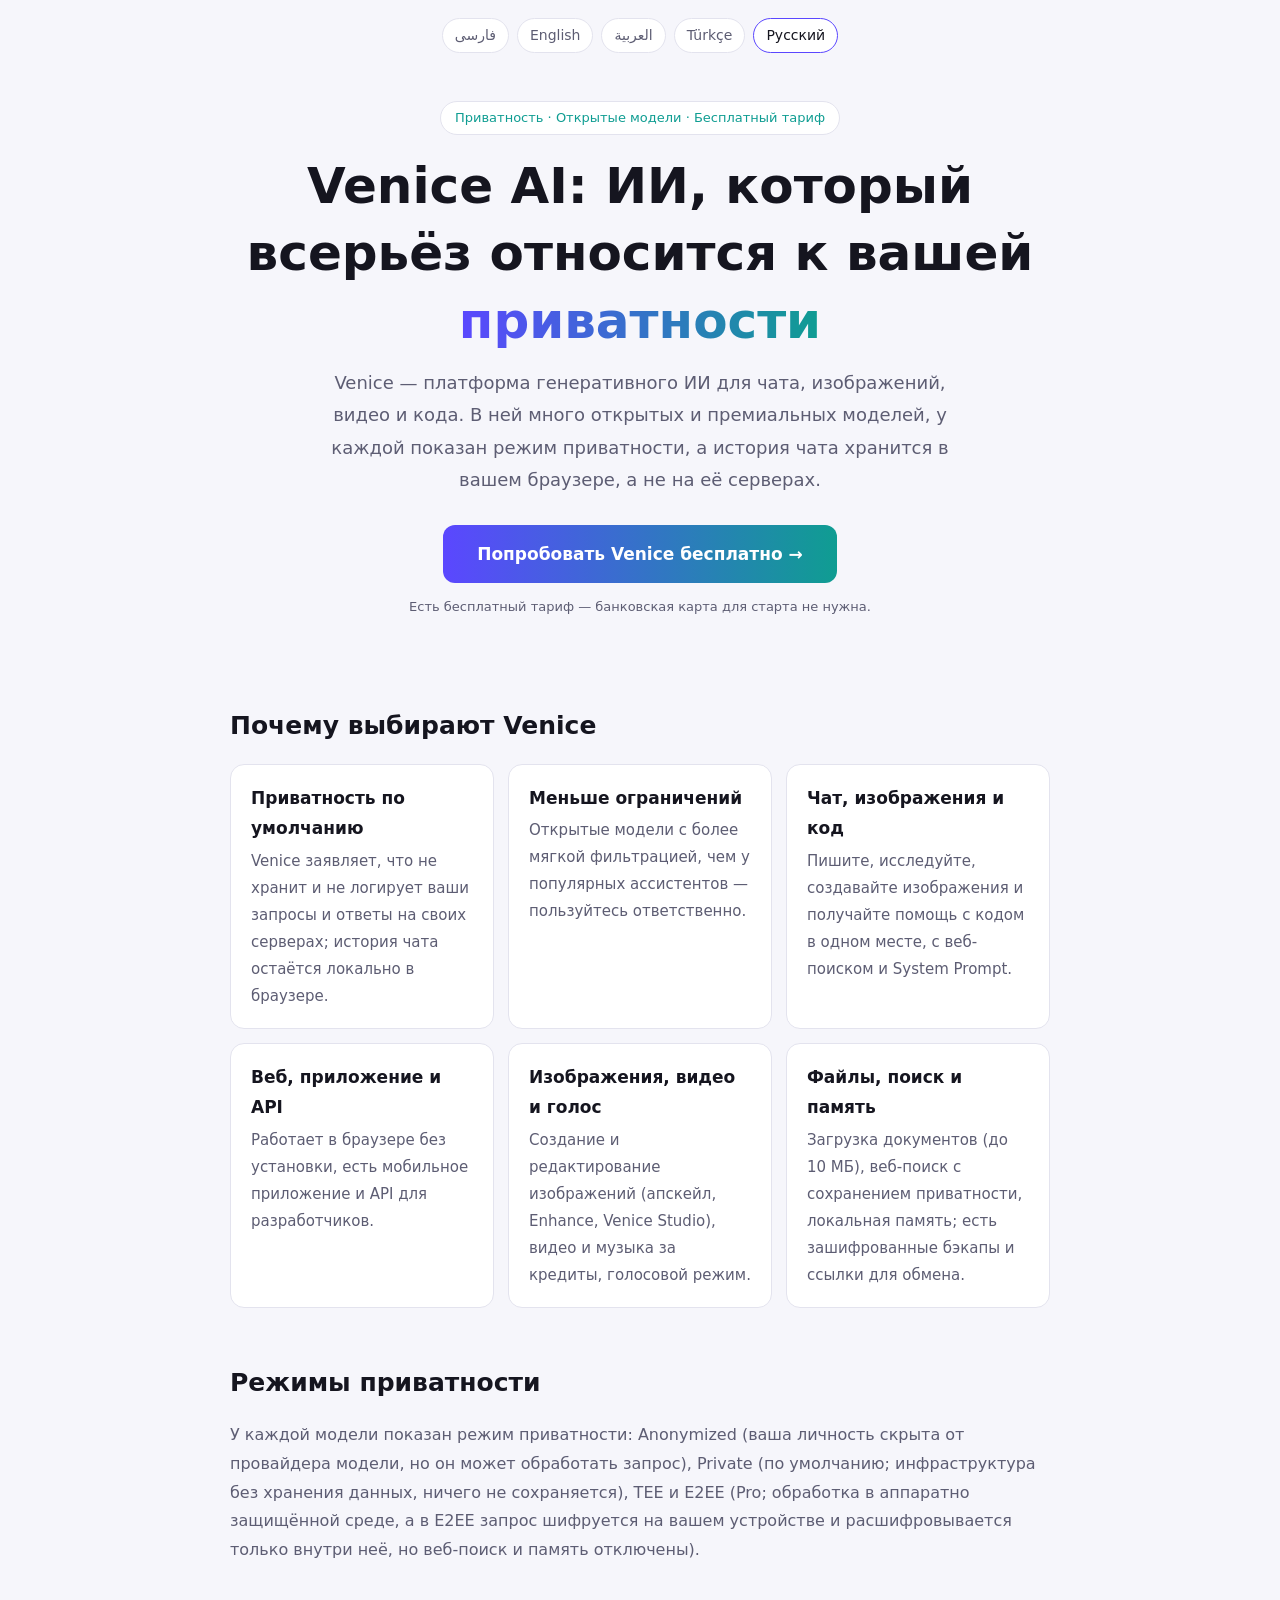
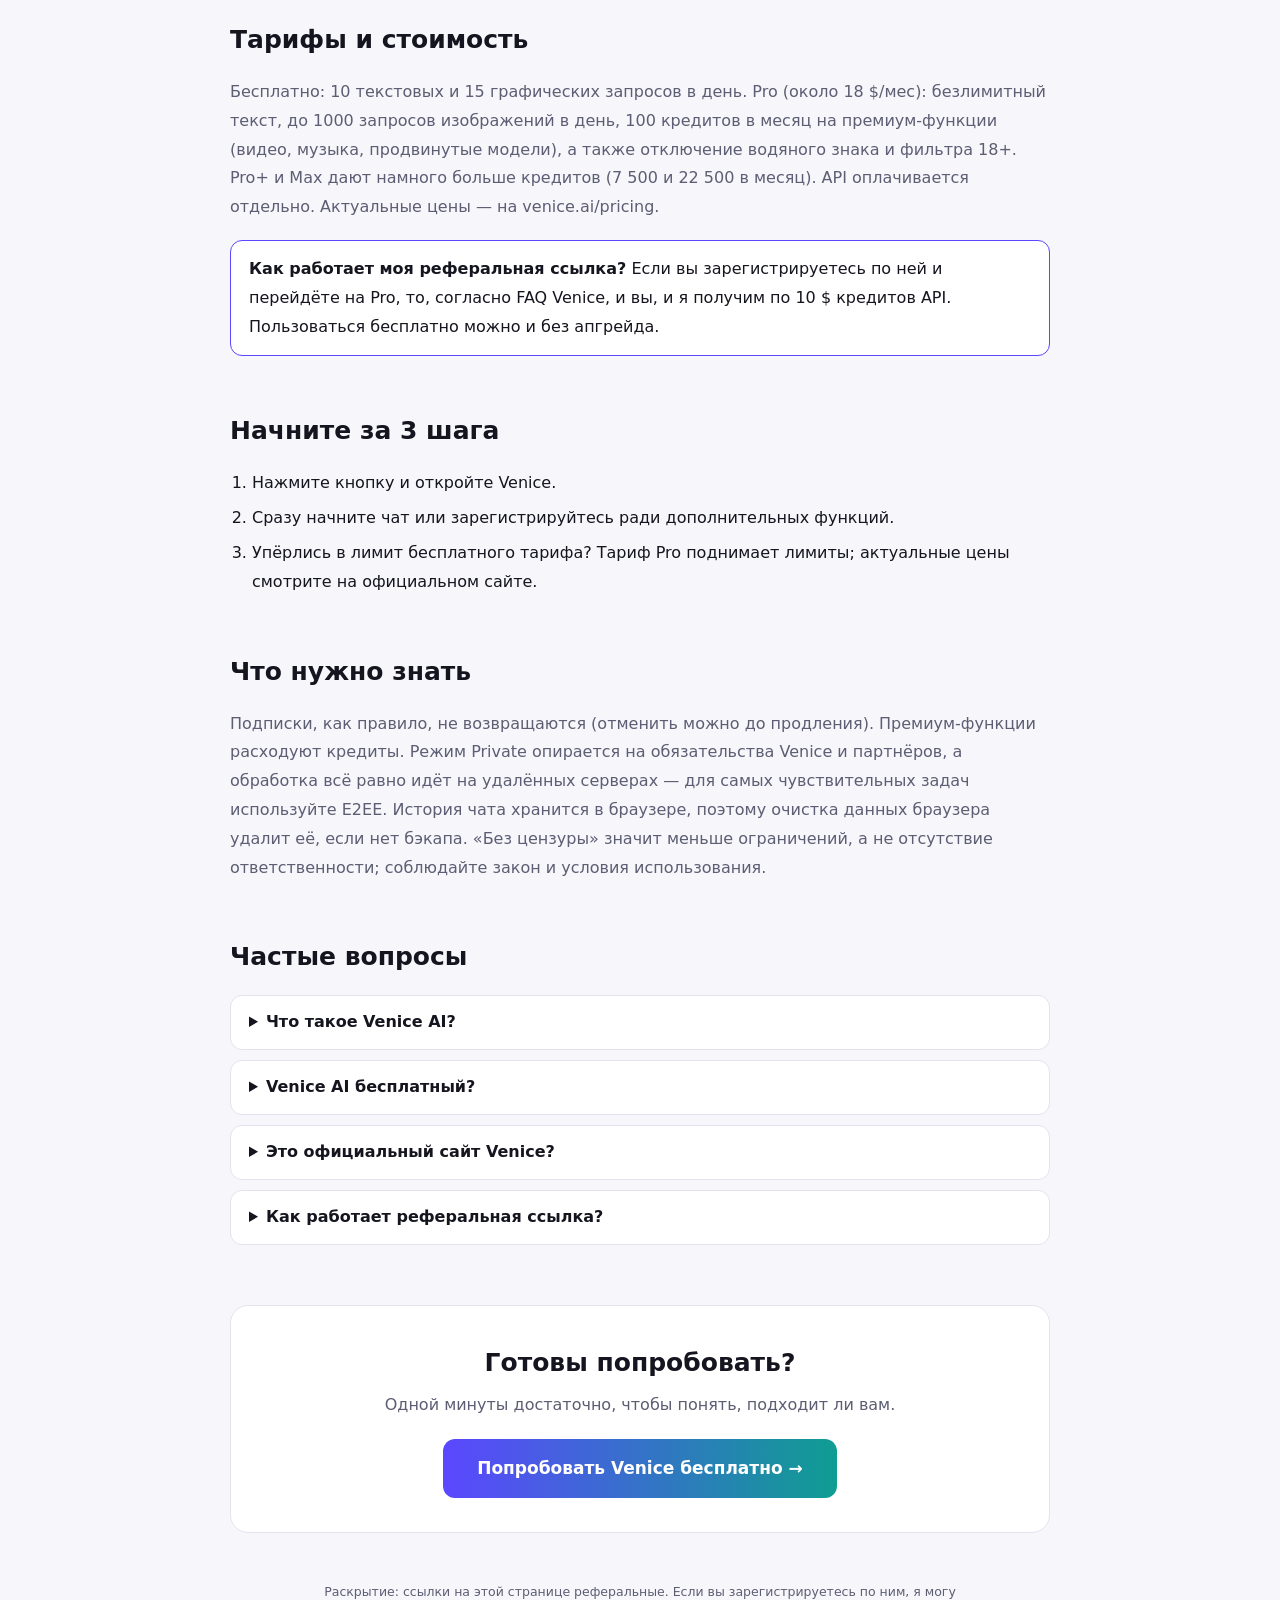
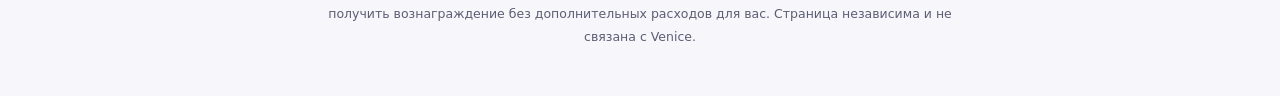
<file: ru/index.html>
<!DOCTYPE html>
<html lang="ru" dir="ltr">
<head>
<meta charset="UTF-8">
<meta name="viewport" content="width=device-width, initial-scale=1">
<title>Venice AI — приватный ИИ-чат с меньшими ограничениями | Начать бесплатно</title>
<meta name="description" content="Обзор Venice AI: платформа ИИ с упором на приватность для чата, генерации изображений и программирования на открытых моделях. Попробуйте бесплатно.">
<link rel="canonical" href="https://hamedshahi5.github.io/venice-ai/ru/">
<link rel="alternate" hreflang="fa" href="https://hamedshahi5.github.io/venice-ai/">
<link rel="alternate" hreflang="en" href="https://hamedshahi5.github.io/venice-ai/en/">
<link rel="alternate" hreflang="ar" href="https://hamedshahi5.github.io/venice-ai/ar/">
<link rel="alternate" hreflang="tr" href="https://hamedshahi5.github.io/venice-ai/tr/">
<link rel="alternate" hreflang="ru" href="https://hamedshahi5.github.io/venice-ai/ru/">
<link rel="alternate" hreflang="x-default" href="https://hamedshahi5.github.io/venice-ai/en/">
<meta property="og:type" content="website">
<meta property="og:site_name" content="Venice AI — Intro">
<meta property="og:title" content="Venice AI — приватный ИИ-чат с меньшими ограничениями | Начать бесплатно">
<meta property="og:description" content="Обзор Venice AI: платформа ИИ с упором на приватность для чата, генерации изображений и программирования на открытых моделях. Попробуйте бесплатно.">
<meta property="og:url" content="https://hamedshahi5.github.io/venice-ai/ru/">
<meta property="og:locale" content="ru_RU">
<meta property="og:image" content="https://hamedshahi5.github.io/venice-ai/og.png">
<meta name="twitter:card" content="summary_large_image">
<link rel="icon" href="data:image/svg+xml,%3Csvg xmlns='http://www.w3.org/2000/svg' viewBox='0 0 100 100'%3E%3Ctext y='.9em' font-size='90'%3E🔒%3C/text%3E%3C/svg%3E">
<link rel="stylesheet" href="../style.css">
<meta name="robots" content="index,follow,max-image-preview:large">
<script type="application/ld+json">[{"@context": "https://schema.org", "@type": "WebPage", "name": "Venice AI — приватный ИИ-чат с меньшими ограничениями | Начать бесплатно", "description": "Обзор Venice AI: платформа ИИ с упором на приватность для чата, генерации изображений и программирования на открытых моделях. Попробуйте бесплатно.", "url": "https://hamedshahi5.github.io/venice-ai/ru/", "inLanguage": "ru", "isPartOf": {"@type": "WebSite", "name": "Venice AI — Intro", "url": "https://hamedshahi5.github.io/venice-ai/"}}, {"@context": "https://schema.org", "@type": "FAQPage", "inLanguage": "ru", "mainEntity": [{"@type": "Question", "name": "Что такое Venice AI?", "acceptedAnswer": {"@type": "Answer", "text": "Платформа генеративного ИИ с упором на приватность и меньшими ограничениями для текста, изображений и кода на открытых моделях."}}, {"@type": "Question", "name": "Venice AI бесплатный?", "acceptedAnswer": {"@type": "Answer", "text": "Да, есть бесплатный тариф с дневными лимитами. Платный Pro повышает лимиты и открывает доп. функции; подробности — на официальном сайте."}}, {"@type": "Question", "name": "Это официальный сайт Venice?", "acceptedAnswer": {"@type": "Answer", "text": "Нет. Это независимая неофициальная страница-обзор, не связанная с Venice."}}, {"@type": "Question", "name": "Как работает реферальная ссылка?", "acceptedAnswer": {"@type": "Answer", "text": "Если зарегистрироваться по ссылке и перейти на Pro, обе стороны, по FAQ Venice, получают по 10 $ кредитов API. Для бесплатного использования апгрейд не нужен."}}]}]</script>
</head>
<body class="ltr">
<div class="wrap">
<nav class="lang" aria-label="Language"><a href="../" hreflang="fa" lang="fa">فارسی</a><a href="../en/" hreflang="en" lang="en">English</a><a href="../ar/" hreflang="ar" lang="ar">العربية</a><a href="../tr/" hreflang="tr" lang="tr">Türkçe</a><a href="../ru/" hreflang="ru" lang="ru" class=on aria-current=page>Русский</a></nav>
<header class="hero">
<span class="badge">Приватность · Открытые модели · Бесплатный тариф</span>
<h1>Venice AI: ИИ, который всерьёз относится к вашей <span>приватности</span></h1>
<p class="lead">Venice — платформа генеративного ИИ для чата, изображений, видео и кода. В ней много открытых и премиальных моделей, у каждой показан режим приватности, а история чата хранится в вашем браузере, а не на её серверах.</p>
<a class="btn ref" href="https://venice.ai/chat?ref=HqKyx2" target="_blank" rel="noopener sponsored nofollow">Попробовать Venice бесплатно →</a>
<p class="note">Есть бесплатный тариф — банковская карта для старта не нужна.</p>
</header>
<main>
<h2>Почему выбирают Venice</h2>
<div class="grid"><div class=card><b>Приватность по умолчанию</b><p>Venice заявляет, что не хранит и не логирует ваши запросы и ответы на своих серверах; история чата остаётся локально в браузере.</p></div><div class=card><b>Меньше ограничений</b><p>Открытые модели с более мягкой фильтрацией, чем у популярных ассистентов — пользуйтесь ответственно.</p></div><div class=card><b>Чат, изображения и код</b><p>Пишите, исследуйте, создавайте изображения и получайте помощь с кодом в одном месте, с веб-поиском и System Prompt.</p></div><div class=card><b>Веб, приложение и API</b><p>Работает в браузере без установки, есть мобильное приложение и API для разработчиков.</p></div><div class=card><b>Изображения, видео и голос</b><p>Создание и редактирование изображений (апскейл, Enhance, Venice Studio), видео и музыка за кредиты, голосовой режим.</p></div><div class=card><b>Файлы, поиск и память</b><p>Загрузка документов (до 10 МБ), веб-поиск с сохранением приватности, локальная память; есть зашифрованные бэкапы и ссылки для обмена.</p></div></div>
<h2>Режимы приватности</h2><p class="txt">У каждой модели показан режим приватности: Anonymized (ваша личность скрыта от провайдера модели, но он может обработать запрос), Private (по умолчанию; инфраструктура без хранения данных, ничего не сохраняется), TEE и E2EE (Pro; обработка в аппаратно защищённой среде, а в E2EE запрос шифруется на вашем устройстве и расшифровывается только внутри неё, но веб-поиск и память отключены).</p>
<h2>Тарифы и стоимость</h2><p class="txt">Бесплатно: 10 текстовых и 15 графических запросов в день. Pro (около 18 $/мес): безлимитный текст, до 1000 запросов изображений в день, 100 кредитов в месяц на премиум-функции (видео, музыка, продвинутые модели), а также отключение водяного знака и фильтра 18+. Pro+ и Max дают намного больше кредитов (7 500 и 22 500 в месяц). API оплачивается отдельно. Актуальные цены — на venice.ai/pricing.</p>
<div class="box"><b>Как работает моя реферальная ссылка?</b> Если вы зарегистрируетесь по ней и перейдёте на Pro, то, согласно FAQ Venice, и вы, и я получим по 10 $ кредитов API. Пользоваться бесплатно можно и без апгрейда.</div>
<h2>Начните за 3 шага</h2>
<ol><li>Нажмите кнопку и откройте Venice.</li><li>Сразу начните чат или зарегистрируйтесь ради дополнительных функций.</li><li>Упёрлись в лимит бесплатного тарифа? Тариф Pro поднимает лимиты; актуальные цены смотрите на официальном сайте.</li></ol>
<h2>Что нужно знать</h2><p class="txt">Подписки, как правило, не возвращаются (отменить можно до продления). Премиум-функции расходуют кредиты. Режим Private опирается на обязательства Venice и партнёров, а обработка всё равно идёт на удалённых серверах — для самых чувствительных задач используйте E2EE. История чата хранится в браузере, поэтому очистка данных браузера удалит её, если нет бэкапа. «Без цензуры» значит меньше ограничений, а не отсутствие ответственности; соблюдайте закон и условия использования.</p>
<h2>Частые вопросы</h2>
<details><summary>Что такое Venice AI?</summary><p>Платформа генеративного ИИ с упором на приватность и меньшими ограничениями для текста, изображений и кода на открытых моделях.</p></details><details><summary>Venice AI бесплатный?</summary><p>Да, есть бесплатный тариф с дневными лимитами. Платный Pro повышает лимиты и открывает доп. функции; подробности — на официальном сайте.</p></details><details><summary>Это официальный сайт Venice?</summary><p>Нет. Это независимая неофициальная страница-обзор, не связанная с Venice.</p></details><details><summary>Как работает реферальная ссылка?</summary><p>Если зарегистрироваться по ссылке и перейти на Pro, обе стороны, по FAQ Venice, получают по 10 $ кредитов API. Для бесплатного использования апгрейд не нужен.</p></details>
<section class="cta"><h2>Готовы попробовать?</h2><p>Одной минуты достаточно, чтобы понять, подходит ли вам.</p><a class="btn ref" href="https://venice.ai/chat?ref=HqKyx2" target="_blank" rel="noopener sponsored nofollow">Попробовать Venice бесплатно →</a></section>
</main>
<footer>Раскрытие: ссылки на этой странице реферальные. Если вы зарегистрируетесь по ним, я могу получить вознаграждение без дополнительных расходов для вас. Страница независима и не связана с Venice.</footer>
</div>
<script>
(function(){var B="https://abacus.jasoncameron.dev/hit/vnc-hs5-4f9a7c21/",L="ru";
function hit(k){try{fetch(B+k,{keepalive:true}).catch(function(){})}catch(e){}}
hit("views");hit("views-"+L);
var d=new Date().toISOString().slice(0,10),s=0;
try{s=localStorage.getItem("vseen")===d;if(!s)localStorage.setItem("vseen",d)}catch(e){}
if(!s){hit("visitors");hit("visitors-"+L)}
document.addEventListener("click",function(ev){var a=ev.target.closest&&ev.target.closest("a.ref");
if(a){hit("clicks");hit("clicks-"+L)}},true);})();
</script>
</body>
</html>
</file>
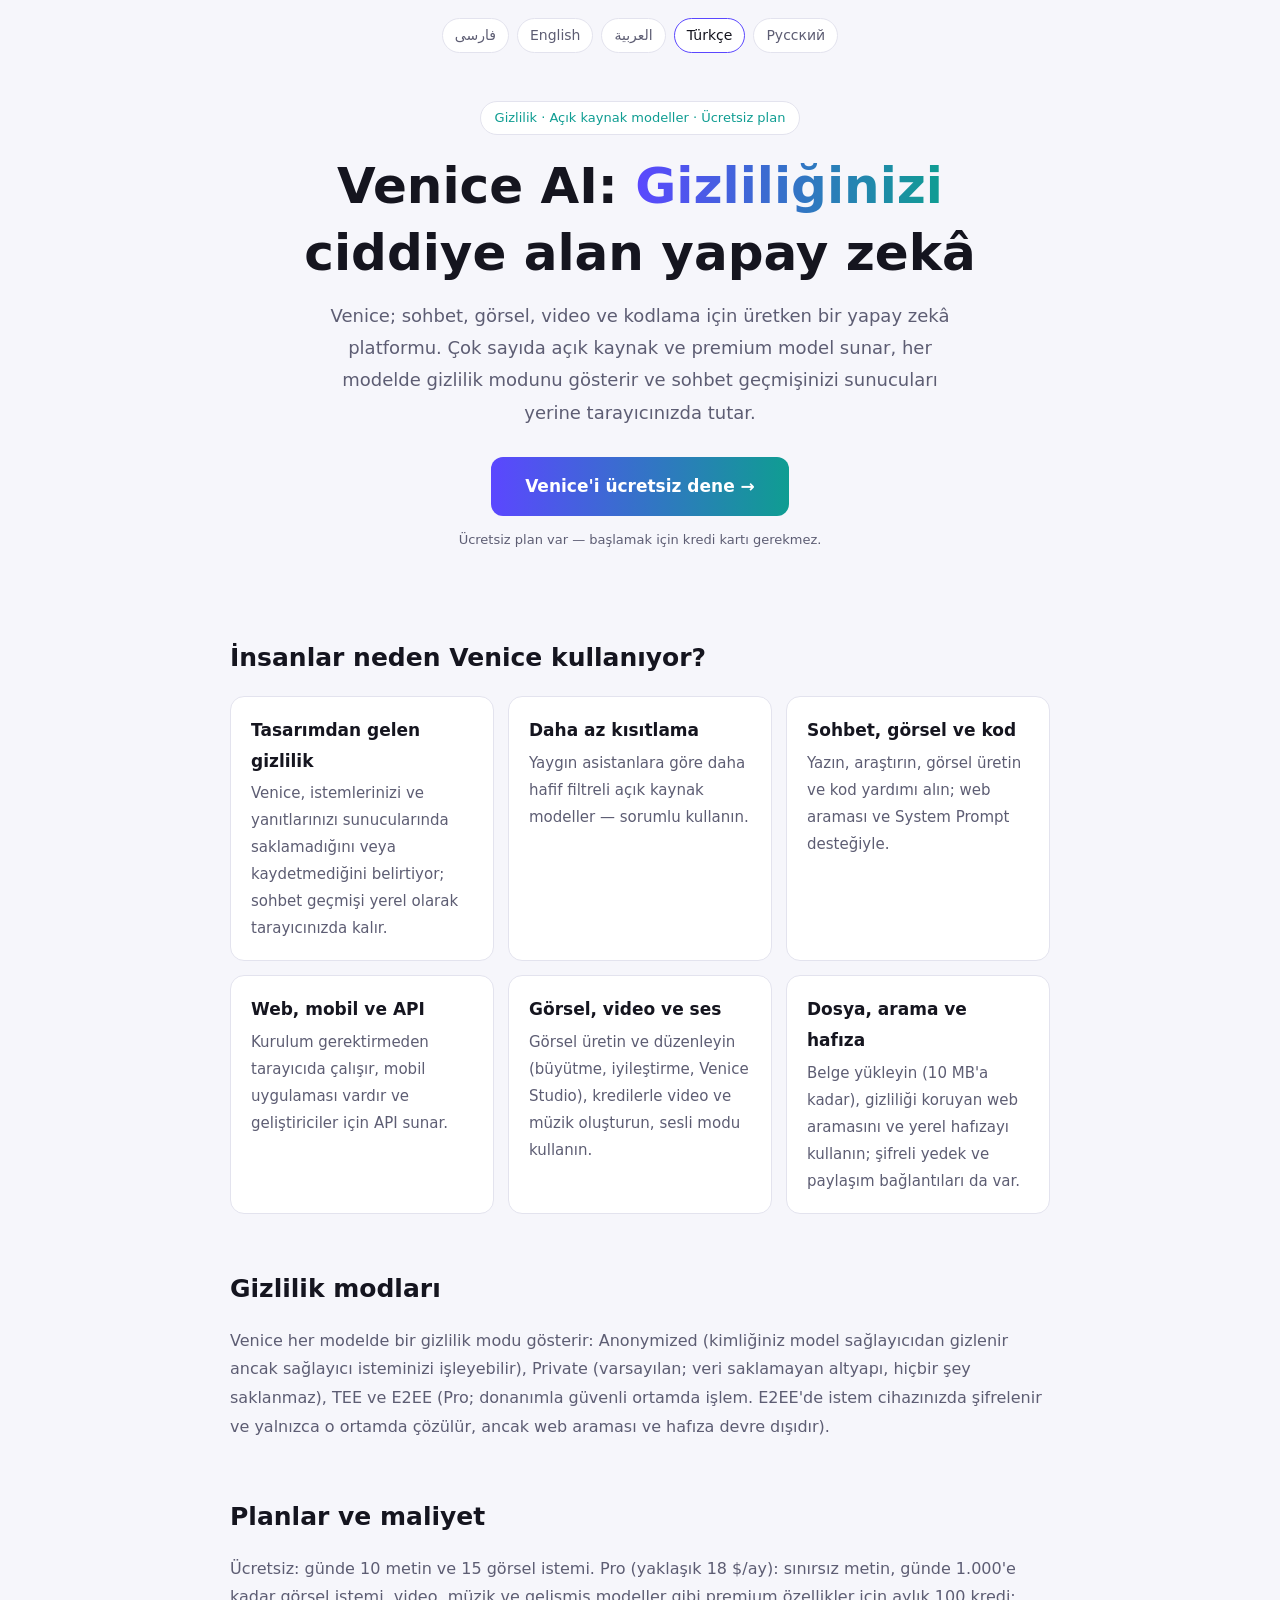
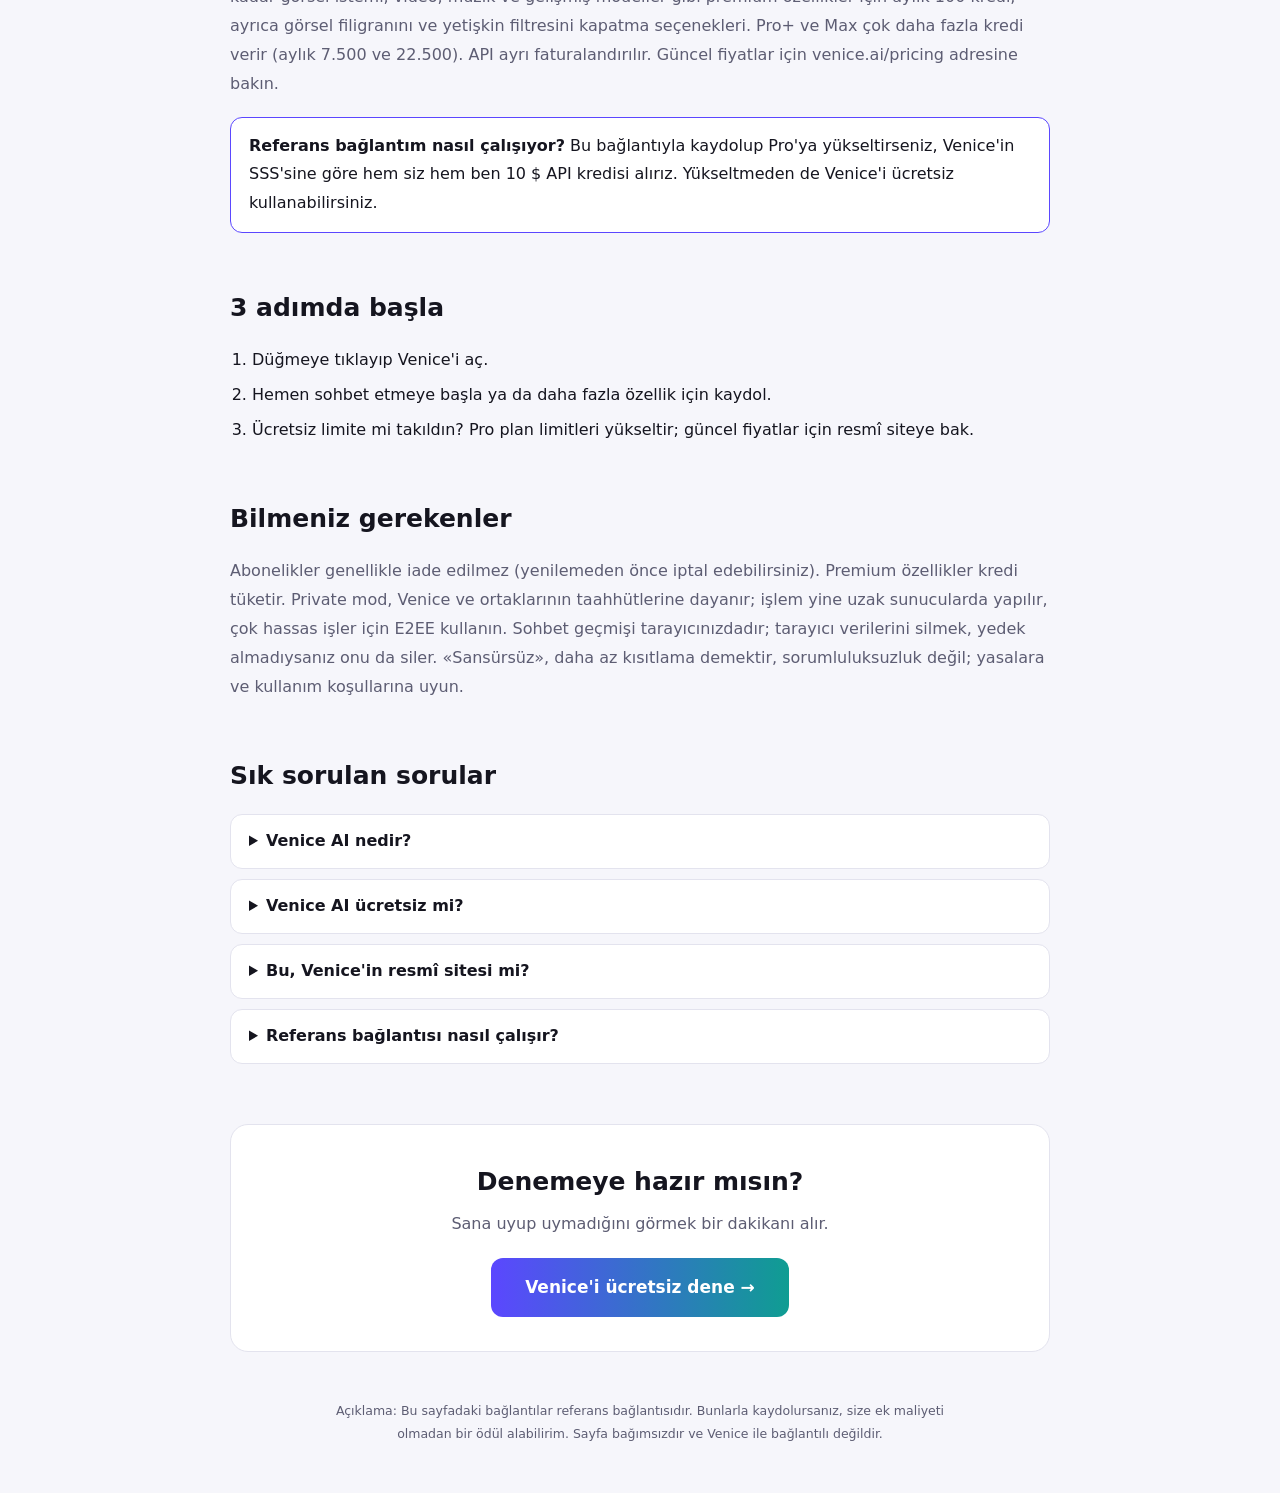
<file: tr/index.html>
<!DOCTYPE html>
<html lang="tr" dir="ltr">
<head>
<meta charset="UTF-8">
<meta name="viewport" content="width=device-width, initial-scale=1">
<title>Venice AI — Gizlilik Odaklı, Daha Az Kısıtlamalı Yapay Zekâ Sohbeti | Ücretsiz Başla</title>
<meta name="description" content="Venice AI&#x27;yi tanıyın: açık kaynak modellerle sohbet, görsel üretimi ve kodlama sunan, gizliliğe odaklı bir yapay zekâ platformu. Ücretsiz deneyin.">
<link rel="canonical" href="https://hamedshahi5.github.io/venice-ai/tr/">
<link rel="alternate" hreflang="fa" href="https://hamedshahi5.github.io/venice-ai/">
<link rel="alternate" hreflang="en" href="https://hamedshahi5.github.io/venice-ai/en/">
<link rel="alternate" hreflang="ar" href="https://hamedshahi5.github.io/venice-ai/ar/">
<link rel="alternate" hreflang="tr" href="https://hamedshahi5.github.io/venice-ai/tr/">
<link rel="alternate" hreflang="ru" href="https://hamedshahi5.github.io/venice-ai/ru/">
<link rel="alternate" hreflang="x-default" href="https://hamedshahi5.github.io/venice-ai/en/">
<meta property="og:type" content="website">
<meta property="og:site_name" content="Venice AI — Intro">
<meta property="og:title" content="Venice AI — Gizlilik Odaklı, Daha Az Kısıtlamalı Yapay Zekâ Sohbeti | Ücretsiz Başla">
<meta property="og:description" content="Venice AI&#x27;yi tanıyın: açık kaynak modellerle sohbet, görsel üretimi ve kodlama sunan, gizliliğe odaklı bir yapay zekâ platformu. Ücretsiz deneyin.">
<meta property="og:url" content="https://hamedshahi5.github.io/venice-ai/tr/">
<meta property="og:locale" content="tr_TR">
<meta property="og:image" content="https://hamedshahi5.github.io/venice-ai/og.png">
<meta name="twitter:card" content="summary_large_image">
<link rel="icon" href="data:image/svg+xml,%3Csvg xmlns='http://www.w3.org/2000/svg' viewBox='0 0 100 100'%3E%3Ctext y='.9em' font-size='90'%3E🔒%3C/text%3E%3C/svg%3E">
<link rel="stylesheet" href="../style.css">
<meta name="robots" content="index,follow,max-image-preview:large">
<script type="application/ld+json">[{"@context": "https://schema.org", "@type": "WebPage", "name": "Venice AI — Gizlilik Odaklı, Daha Az Kısıtlamalı Yapay Zekâ Sohbeti | Ücretsiz Başla", "description": "Venice AI'yi tanıyın: açık kaynak modellerle sohbet, görsel üretimi ve kodlama sunan, gizliliğe odaklı bir yapay zekâ platformu. Ücretsiz deneyin.", "url": "https://hamedshahi5.github.io/venice-ai/tr/", "inLanguage": "tr", "isPartOf": {"@type": "WebSite", "name": "Venice AI — Intro", "url": "https://hamedshahi5.github.io/venice-ai/"}}, {"@context": "https://schema.org", "@type": "FAQPage", "inLanguage": "tr", "mainEntity": [{"@type": "Question", "name": "Venice AI nedir?", "acceptedAnswer": {"@type": "Answer", "text": "Açık kaynak modeller üzerine kurulu; metin, görsel ve kod için gizlilik odaklı, daha az kısıtlamalı bir üretken yapay zekâ platformu."}}, {"@type": "Question", "name": "Venice AI ücretsiz mi?", "acceptedAnswer": {"@type": "Answer", "text": "Evet, günlük limitli ücretsiz bir plan var. Ücretli Pro plan limitleri artırır ve ek özellikler açar; güncel ayrıntılar için resmî siteye bakın."}}, {"@type": "Question", "name": "Bu, Venice'in resmî sitesi mi?", "acceptedAnswer": {"@type": "Answer", "text": "Hayır. Bu bağımsız ve resmî olmayan bir tanıtım sayfasıdır; Venice ile bağlantısı yoktur."}}, {"@type": "Question", "name": "Referans bağlantısı nasıl çalışır?", "acceptedAnswer": {"@type": "Answer", "text": "Bağlantıyla kaydolup Pro'ya yükseltirseniz, Venice'in SSS'sine göre iki taraf da 10 $ API kredisi alır. Ücretsiz kullanım için yükseltme gerekmez."}}]}]</script>
</head>
<body class="ltr">
<div class="wrap">
<nav class="lang" aria-label="Language"><a href="../" hreflang="fa" lang="fa">فارسی</a><a href="../en/" hreflang="en" lang="en">English</a><a href="../ar/" hreflang="ar" lang="ar">العربية</a><a href="../tr/" hreflang="tr" lang="tr" class=on aria-current=page>Türkçe</a><a href="../ru/" hreflang="ru" lang="ru">Русский</a></nav>
<header class="hero">
<span class="badge">Gizlilik · Açık kaynak modeller · Ücretsiz plan</span>
<h1>Venice AI: <span>Gizliliğinizi</span> ciddiye alan yapay zekâ</h1>
<p class="lead">Venice; sohbet, görsel, video ve kodlama için üretken bir yapay zekâ platformu. Çok sayıda açık kaynak ve premium model sunar, her modelde gizlilik modunu gösterir ve sohbet geçmişinizi sunucuları yerine tarayıcınızda tutar.</p>
<a class="btn ref" href="https://venice.ai/chat?ref=HqKyx2" target="_blank" rel="noopener sponsored nofollow">Venice&#x27;i ücretsiz dene →</a>
<p class="note">Ücretsiz plan var — başlamak için kredi kartı gerekmez.</p>
</header>
<main>
<h2>İnsanlar neden Venice kullanıyor?</h2>
<div class="grid"><div class=card><b>Tasarımdan gelen gizlilik</b><p>Venice, istemlerinizi ve yanıtlarınızı sunucularında saklamadığını veya kaydetmediğini belirtiyor; sohbet geçmişi yerel olarak tarayıcınızda kalır.</p></div><div class=card><b>Daha az kısıtlama</b><p>Yaygın asistanlara göre daha hafif filtreli açık kaynak modeller — sorumlu kullanın.</p></div><div class=card><b>Sohbet, görsel ve kod</b><p>Yazın, araştırın, görsel üretin ve kod yardımı alın; web araması ve System Prompt desteğiyle.</p></div><div class=card><b>Web, mobil ve API</b><p>Kurulum gerektirmeden tarayıcıda çalışır, mobil uygulaması vardır ve geliştiriciler için API sunar.</p></div><div class=card><b>Görsel, video ve ses</b><p>Görsel üretin ve düzenleyin (büyütme, iyileştirme, Venice Studio), kredilerle video ve müzik oluşturun, sesli modu kullanın.</p></div><div class=card><b>Dosya, arama ve hafıza</b><p>Belge yükleyin (10 MB&#x27;a kadar), gizliliği koruyan web aramasını ve yerel hafızayı kullanın; şifreli yedek ve paylaşım bağlantıları da var.</p></div></div>
<h2>Gizlilik modları</h2><p class="txt">Venice her modelde bir gizlilik modu gösterir: Anonymized (kimliğiniz model sağlayıcıdan gizlenir ancak sağlayıcı isteminizi işleyebilir), Private (varsayılan; veri saklamayan altyapı, hiçbir şey saklanmaz), TEE ve E2EE (Pro; donanımla güvenli ortamda işlem. E2EE&#x27;de istem cihazınızda şifrelenir ve yalnızca o ortamda çözülür, ancak web araması ve hafıza devre dışıdır).</p>
<h2>Planlar ve maliyet</h2><p class="txt">Ücretsiz: günde 10 metin ve 15 görsel istemi. Pro (yaklaşık 18 $/ay): sınırsız metin, günde 1.000&#x27;e kadar görsel istemi, video, müzik ve gelişmiş modeller gibi premium özellikler için aylık 100 kredi; ayrıca görsel filigranını ve yetişkin filtresini kapatma seçenekleri. Pro+ ve Max çok daha fazla kredi verir (aylık 7.500 ve 22.500). API ayrı faturalandırılır. Güncel fiyatlar için venice.ai/pricing adresine bakın.</p>
<div class="box"><b>Referans bağlantım nasıl çalışıyor?</b> Bu bağlantıyla kaydolup Pro&#x27;ya yükseltirseniz, Venice&#x27;in SSS&#x27;sine göre hem siz hem ben 10 $ API kredisi alırız. Yükseltmeden de Venice&#x27;i ücretsiz kullanabilirsiniz.</div>
<h2>3 adımda başla</h2>
<ol><li>Düğmeye tıklayıp Venice&#x27;i aç.</li><li>Hemen sohbet etmeye başla ya da daha fazla özellik için kaydol.</li><li>Ücretsiz limite mi takıldın? Pro plan limitleri yükseltir; güncel fiyatlar için resmî siteye bak.</li></ol>
<h2>Bilmeniz gerekenler</h2><p class="txt">Abonelikler genellikle iade edilmez (yenilemeden önce iptal edebilirsiniz). Premium özellikler kredi tüketir. Private mod, Venice ve ortaklarının taahhütlerine dayanır; işlem yine uzak sunucularda yapılır, çok hassas işler için E2EE kullanın. Sohbet geçmişi tarayıcınızdadır; tarayıcı verilerini silmek, yedek almadıysanız onu da siler. «Sansürsüz», daha az kısıtlama demektir, sorumluluksuzluk değil; yasalara ve kullanım koşullarına uyun.</p>
<h2>Sık sorulan sorular</h2>
<details><summary>Venice AI nedir?</summary><p>Açık kaynak modeller üzerine kurulu; metin, görsel ve kod için gizlilik odaklı, daha az kısıtlamalı bir üretken yapay zekâ platformu.</p></details><details><summary>Venice AI ücretsiz mi?</summary><p>Evet, günlük limitli ücretsiz bir plan var. Ücretli Pro plan limitleri artırır ve ek özellikler açar; güncel ayrıntılar için resmî siteye bakın.</p></details><details><summary>Bu, Venice&#x27;in resmî sitesi mi?</summary><p>Hayır. Bu bağımsız ve resmî olmayan bir tanıtım sayfasıdır; Venice ile bağlantısı yoktur.</p></details><details><summary>Referans bağlantısı nasıl çalışır?</summary><p>Bağlantıyla kaydolup Pro&#x27;ya yükseltirseniz, Venice&#x27;in SSS&#x27;sine göre iki taraf da 10 $ API kredisi alır. Ücretsiz kullanım için yükseltme gerekmez.</p></details>
<section class="cta"><h2>Denemeye hazır mısın?</h2><p>Sana uyup uymadığını görmek bir dakikanı alır.</p><a class="btn ref" href="https://venice.ai/chat?ref=HqKyx2" target="_blank" rel="noopener sponsored nofollow">Venice&#x27;i ücretsiz dene →</a></section>
</main>
<footer>Açıklama: Bu sayfadaki bağlantılar referans bağlantısıdır. Bunlarla kaydolursanız, size ek maliyeti olmadan bir ödül alabilirim. Sayfa bağımsızdır ve Venice ile bağlantılı değildir.</footer>
</div>
<script>
(function(){var B="https://abacus.jasoncameron.dev/hit/vnc-hs5-4f9a7c21/",L="tr";
function hit(k){try{fetch(B+k,{keepalive:true}).catch(function(){})}catch(e){}}
hit("views");hit("views-"+L);
var d=new Date().toISOString().slice(0,10),s=0;
try{s=localStorage.getItem("vseen")===d;if(!s)localStorage.setItem("vseen",d)}catch(e){}
if(!s){hit("visitors");hit("visitors-"+L)}
document.addEventListener("click",function(ev){var a=ev.target.closest&&ev.target.closest("a.ref");
if(a){hit("clicks");hit("clicks-"+L)}},true);})();
</script>
</body>
</html>
</file>
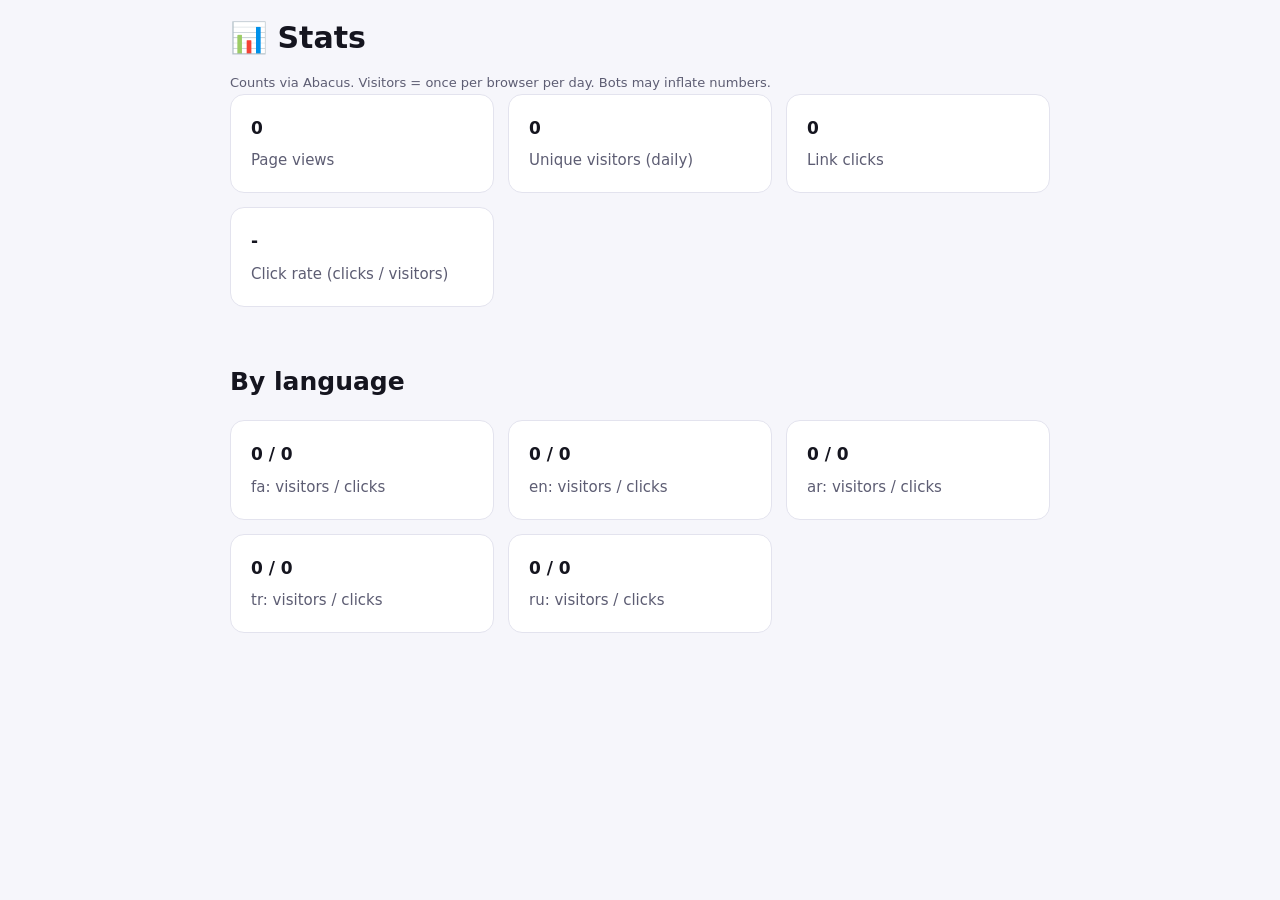
<file: stats.html>
<!DOCTYPE html><html lang="en"><head><meta charset="UTF-8"><meta name="viewport" content="width=device-width,initial-scale=1">
<meta name="robots" content="noindex,nofollow"><title>Stats</title><link rel="stylesheet" href="style.css"></head>
<body><div class="wrap"><h1 style="font-size:30px">📊 Stats</h1>
<p class="note">Counts via Abacus. Visitors = once per browser per day. Bots may inflate numbers.</p>
<div class="grid" id="g"></div><h2>By language</h2><div class="grid" id="l"></div>
<script>
var B="https://abacus.jasoncameron.dev/get/vnc-hs5-4f9a7c21/";
function g(k){return fetch(B+k).then(function(r){return r.ok?r.json():{value:0}}).then(function(j){return j.value||0}).catch(function(){return 0})}
function card(t,v){return '<div class="card"><b>'+v+'</b><p>'+t+'</p></div>'}
function run(){Promise.all(["views","visitors","clicks"].map(g)).then(function(a){
var ctr=a[1]?Math.round(a[2]/a[1]*1000)/10+"%":"-";
document.getElementById("g").innerHTML=card("Page views",a[0])+card("Unique visitors (daily)",a[1])+card("Link clicks",a[2])+card("Click rate (clicks / visitors)",ctr)});
var L=["fa","en","ar","tr","ru"];
Promise.all(L.map(function(l){return Promise.all([g("visitors-"+l),g("clicks-"+l)])})).then(function(r){
document.getElementById("l").innerHTML=r.map(function(x,i){return card(L[i]+": visitors / clicks",x[0]+" / "+x[1])}).join("")})}
run();setInterval(run,30000);
</script></div></body></html>
</file>
<file: style.css>
:root{--bg:#0b0b10;--card:#14141c;--line:#23232f;--tx:#e8e8ef;--mut:#9a9aae;--ac:#8b7cff;--ac2:#4fd1c5}
@media(prefers-color-scheme:light){:root{--bg:#f6f6fb;--card:#fff;--line:#e3e3ee;--tx:#15151f;--mut:#5d5d73;--ac:#5b47ff;--ac2:#0f9d92}}
*{box-sizing:border-box}
body{margin:0;background:var(--bg);color:var(--tx);font-family:system-ui,-apple-system,"Segoe UI",Roboto,sans-serif;line-height:1.8}
body.rtl{font-family:'Vazirmatn',system-ui,sans-serif}
.wrap{max-width:860px;margin:0 auto;padding:0 20px}
.lang{display:flex;flex-wrap:wrap;gap:8px;justify-content:center;padding:18px 0 0}
.lang a{color:var(--mut);text-decoration:none;font-size:14px;padding:4px 12px;border:1px solid var(--line);border-radius:99px;background:var(--card)}
.lang a.on{color:var(--tx);border-color:var(--ac)}
.hero{padding:48px 0 32px;text-align:center}
.badge{display:inline-block;font-size:13px;color:var(--ac2);border:1px solid var(--line);background:var(--card);padding:4px 14px;border-radius:99px}
h1{font-size:clamp(28px,6vw,50px);line-height:1.35;margin:18px 0 12px;font-weight:800}
h1 span{background:linear-gradient(90deg,var(--ac),var(--ac2));-webkit-background-clip:text;background-clip:text;color:transparent}
.lead{color:var(--mut);font-size:18px;max-width:640px;margin:0 auto 28px}
.btn{display:inline-block;background:linear-gradient(90deg,var(--ac),var(--ac2));color:#fff;text-decoration:none;font-weight:700;padding:14px 34px;border-radius:12px;font-size:17px;transition:transform .15s}
.btn:hover{transform:translateY(-2px)}
.note{color:var(--mut);font-size:13px;margin:12px 0 0}
h2{font-size:25px;margin:52px 0 16px}
.grid{display:grid;grid-template-columns:repeat(auto-fit,minmax(250px,1fr));gap:14px}
.card{background:var(--card);border:1px solid var(--line);border-radius:14px;padding:18px 20px}
.card b{display:block;font-size:17px;margin-bottom:4px}
.card p{margin:0;color:var(--mut);font-size:15px}
ol{padding-inline-start:22px}
li{margin:6px 0}
details{background:var(--card);border:1px solid var(--line);border-radius:12px;padding:12px 18px;margin:10px 0}
summary{cursor:pointer;font-weight:600}
details p{color:var(--mut);margin:8px 0 2px}
.cta{text-align:center;margin:60px 0 24px;padding:34px 20px;background:var(--card);border:1px solid var(--line);border-radius:18px}
.cta h2{margin:0 0 6px}
.cta p{color:var(--mut);margin:0 0 20px}
footer{text-align:center;color:var(--mut);font-size:12.5px;padding:24px 0 48px;max-width:640px;margin:0 auto}
.txt{color:var(--mut)}
.box{margin:18px 0;padding:14px 18px;border:1px solid var(--ac);border-radius:12px;background:var(--card)}
a.btn.ref{color:#fff}
</file>
